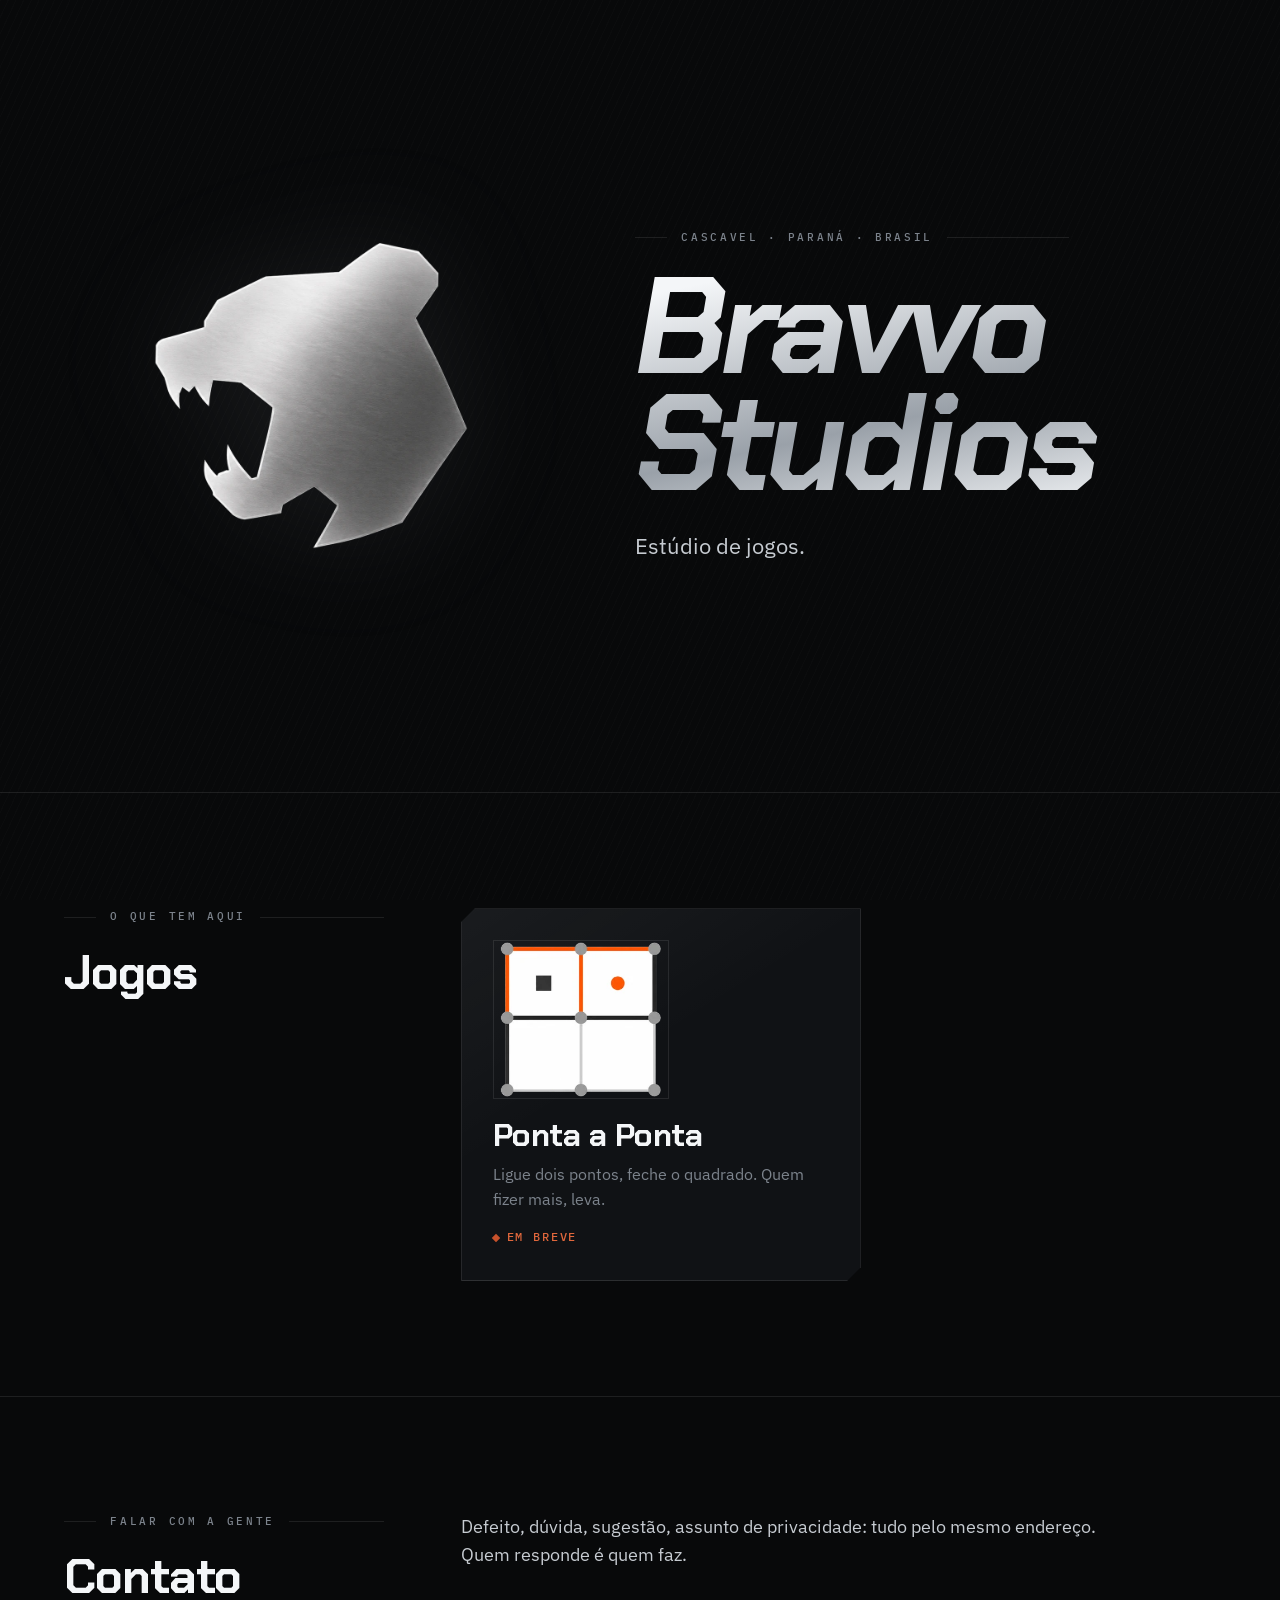
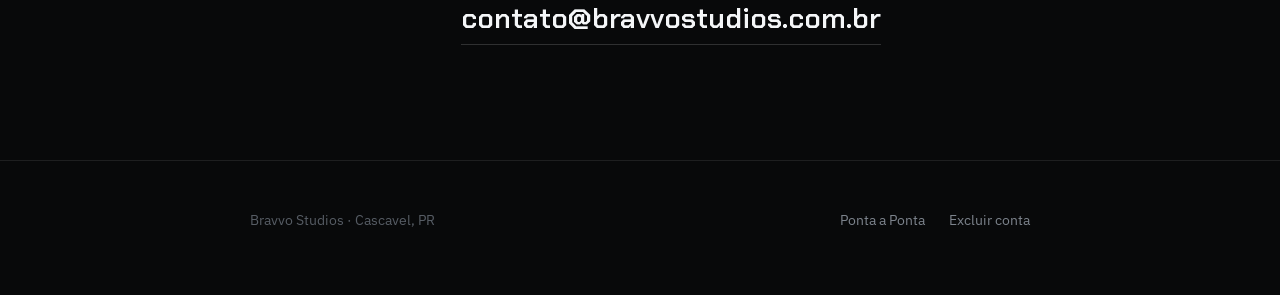
<file: index.html>
<!doctype html>
<html lang="pt-BR">
<head>
<meta charset="utf-8">
<meta name="viewport" content="width=device-width, initial-scale=1">
<title>Bravvo Studios</title>
<meta name="description" content="Estúdio de jogos em Cascavel, Paraná. Jogos de tabuleiro e quebra-cabeça para celular.">
<meta name="theme-color" content="#08090a">
<link rel="icon" href="assets/favicon.png" type="image/png">
<link rel="stylesheet" href="assets/bravvo.css">

<meta property="og:type" content="website">
<meta property="og:title" content="Bravvo Studios">
<meta property="og:description" content="Estúdio de jogos em Cascavel, Paraná.">
<meta property="og:image" content="assets/bravvo-fera.webp">

<link rel="canonical" href="https://bravvostudios.com.br/">
<meta property="og:url" content="https://bravvostudios.com.br/">
<meta property="og:site_name" content="Bravvo Studios">
<meta property="og:locale" content="pt_BR">
<meta name="twitter:card" content="summary_large_image">

<script type="application/ld+json">
{
  "@context": "https://schema.org",
  "@type": "Organization",
  "name": "Bravvo Studios",
  "url": "https://bravvostudios.com.br/",
  "logo": "https://bravvostudios.com.br/assets/bravvo-fera.webp",
  "email": "contato@bravvostudios.com.br",
  "description": "Estúdio de jogos de tabuleiro e quebra-cabeça para celular.",
  "address": {
    "@type": "PostalAddress",
    "addressLocality": "Cascavel",
    "addressRegion": "PR",
    "addressCountry": "BR"
  }
}
</script>
</head>
<body>

<main>

  <header class="faixa">
    <div class="capa">
      <img class="capa__fera"
           src="assets/bravvo-fera.webp"
           width="760" height="742"
           alt="A marca da Bravvo Studios: a cabeça de uma fera rugindo, recortada em chapa de metal facetada.">
      <div>
        <p class="etiqueta">Cascavel · Paraná · Brasil</p>
        <h1 class="capa__nome">Bravvo<br>Studios</h1>
        <p class="capa__linha">
          Estúdio de jogos.
        </p>
      </div>
    </div>
  </header>

  <section class="faixa secao" id="jogos">
    <div class="secao__grade">
      <div>
        <p class="etiqueta">O que tem aqui</p>
        <h2 class="secao__titulo">Jogos</h2>
      </div>

      <div class="jogos">
        <a class="plano plano--vivo jogo" href="pap/">
          <img class="jogo__marca"
               src="assets/pap-marca.webp"
               width="320" height="289"
               loading="lazy"
               alt="">
          <div>
            <p class="jogo__nome">Ponta a Ponta</p>
            <p class="jogo__resumo">
              Ligue dois pontos, feche o quadrado. Quem fizer mais, leva.              
            </p>
            <span class="jogo__estado">em breve</span>
          </div>
        </a>
      </div>
    </div>
  </section>

  <section class="faixa secao" id="contato">
    <div class="secao__grade">
      <div>
        <p class="etiqueta">Falar com a gente</p>
        <h2 class="secao__titulo">Contato</h2>
      </div>
      <div>
        <div class="prosa">
          <p>
            Defeito, dúvida, sugestão, assunto de privacidade: tudo pelo mesmo
            endereço. Quem responde é quem faz.
          </p>
        </div>
        <div class="contato">
          <a class="contato__email" href="mailto:contato@bravvostudios.com.br">contato@bravvostudios.com.br</a>
        </div>
      </div>
    </div>
  </section>

</main>

<footer class="faixa rodape">
  <span>Bravvo Studios · Cascavel, PR</span>
  <span class="rodape__links">
    <a href="pap/">Ponta a Ponta</a>
    <a href="pap/excluir-conta.html">Excluir conta</a>
  </span>
</footer>

</body>
</html>
</file>
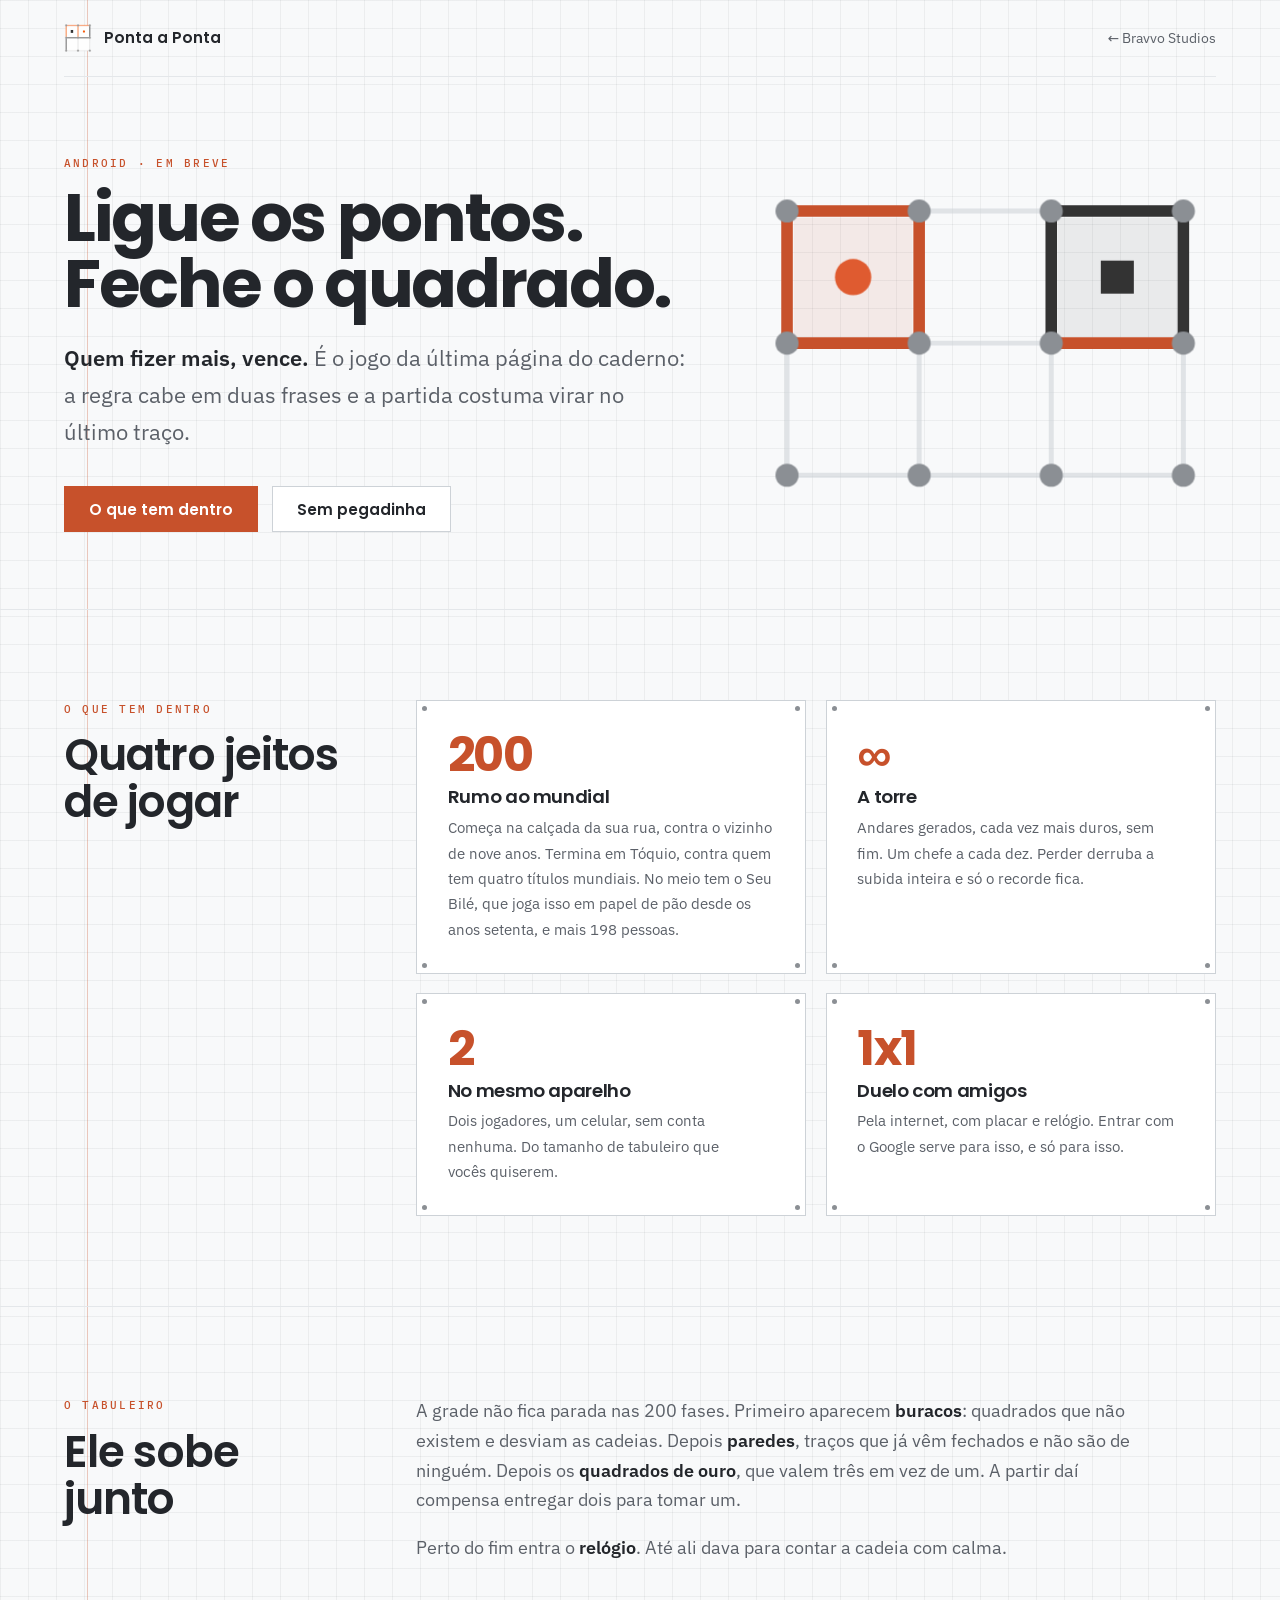
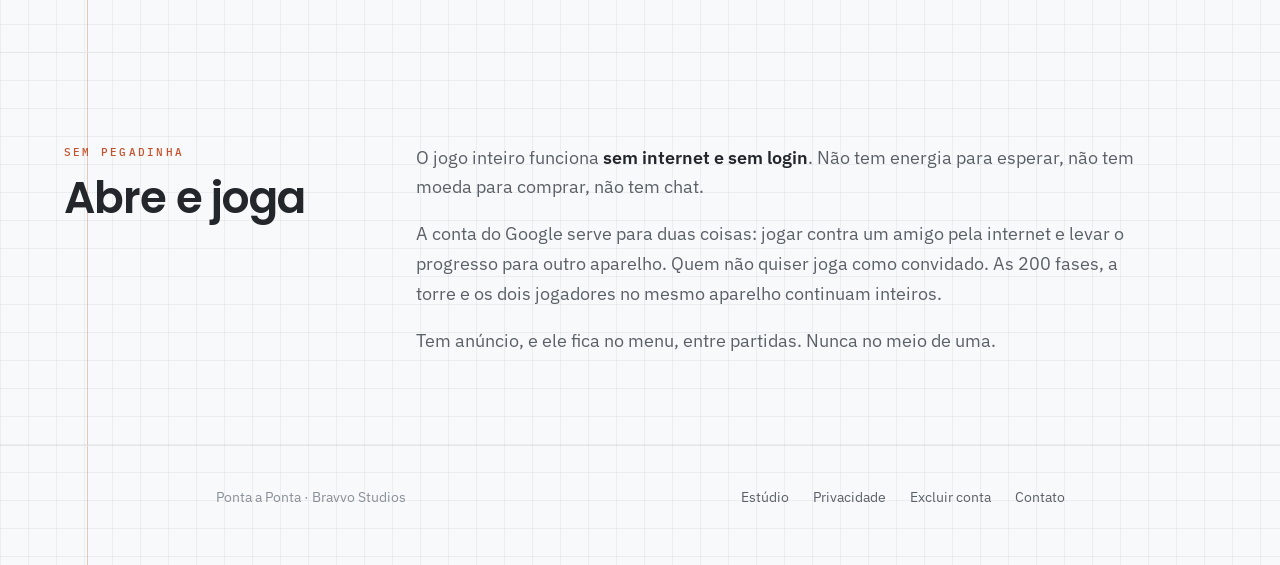
<file: pap/index.html>
<!doctype html>
<html lang="pt-BR">
<head>
<meta charset="utf-8">
<meta name="viewport" content="width=device-width, initial-scale=1">
<title>Ponta a Ponta: o jogo dos pontinhos</title>
<meta name="description" content="Ligue os pontos. Feche o quadrado. 200 fases, uma torre sem fim e duelo contra amigos. Funciona sem internet e sem login.">
<meta name="theme-color" content="#f8f9fa">
<link rel="icon" href="../assets/favicon.png" type="image/png">
<link rel="stylesheet" href="../assets/pap.css">

<meta property="og:type" content="website">
<meta property="og:title" content="Ponta a Ponta: o jogo dos pontinhos">
<meta property="og:description" content="200 fases, uma torre sem fim, e duelo contra amigos. Sem energia para esperar, sem moeda para comprar.">
<meta property="og:image" content="../assets/pap-marca.webp">

<link rel="canonical" href="https://bravvostudios.com.br/pap/">
<meta property="og:url" content="https://bravvostudios.com.br/pap/">
<meta property="og:site_name" content="Bravvo Studios">
<meta property="og:locale" content="pt_BR">
<meta name="twitter:card" content="summary_large_image">

<script type="application/ld+json">
{
  "@context": "https://schema.org",
  "@type": "VideoGame",
  "name": "Ponta a Ponta",
  "alternateName": ["PaP", "Jogo dos pontinhos", "Dots and Boxes"],
  "url": "https://bravvostudios.com.br/pap/",
  "image": "https://bravvostudios.com.br/assets/pap-marca.webp",
  "description": "O jogo dos pontinhos: ligue dois pontos, feche o quadrado, e quem fizer mais vence. 200 fases, uma torre sem fim e duelo contra amigos.",
  "inLanguage": ["pt-BR", "en", "es", "ru"],
  "genre": ["Quebra-cabeça", "Tabuleiro", "Estratégia"],
  "gamePlatform": "Android",
  "operatingSystem": "Android",
  "applicationCategory": "GameApplication",
  "playMode": ["SinglePlayer", "MultiPlayer"],
  "publisher": {
    "@type": "Organization",
    "name": "Bravvo Studios",
    "url": "https://bravvostudios.com.br/"
  }
}
</script>
</head>
<body>

<header class="faixa">
  <div class="topo">
    <a class="topo__marca" href="../">
      <img src="../assets/pap-marca.webp" width="320" height="289" alt="">
      Ponta a Ponta
    </a>
    <a class="topo__voltar" href="../">← Bravvo Studios</a>
  </div>
</header>

<main>

  <!--
    A capa é o próprio tabuleiro se desenhando: os traços entram um a um e dois
    quadrados fecham, um de cada jogador. É a coisa mais característica do mundo do
    jogo, e explica a regra sem uma linha de texto explicativo.
  -->
  <section class="faixa">
    <div class="capa">
      <div>
        <p class="etiqueta">Android · em breve</p>
        <h1 class="capa__titulo">Ligue os pontos.<br>Feche o quadrado.</h1>
        <p class="capa__regra">
          <strong>Quem fizer mais, vence.</strong>
          É o jogo da última página do caderno: a regra cabe em duas frases e a
          partida costuma virar no último traço.
        </p>
        <div class="capa__acoes">
          <a class="botao botao--principal" href="#modos">O que tem dentro</a>
          <a class="botao" href="#sem-pegadinha">Sem pegadinha</a>
        </div>
      </div>

      <svg class="tabuleiro" viewBox="20 20 280 200" role="img"
           aria-label="Um tabuleiro de pontinhos: traços ligando pontos e dois quadrados fechados, um laranja e um cinza.">
        <!-- as guias apagadas: as jogadas que ainda existem -->
        <g stroke="#cdd2d7" stroke-width="3" opacity="0.55">
          <path d="M40 40h80M120 40h80M200 40h80"/>
          <path d="M40 120h80M120 120h80M200 120h80"/>
          <path d="M40 200h80M120 200h80M200 200h80"/>
          <path d="M40 40v80M40 120v80M120 40v80M120 120v80"/>
          <path d="M200 40v80M200 120v80M280 40v80M280 120v80"/>
        </g>

        <!-- os traços do jogador um, em laranja -->
        <g stroke="#c7512b" stroke-width="7" fill="none">
          <path class="traco" style="animation-delay:.15s" d="M40 40h80"/>
          <path class="traco" style="animation-delay:.3s"  d="M40 40v80"/>
          <path class="traco" style="animation-delay:.45s" d="M40 120h80"/>
          <path class="traco" style="animation-delay:.6s"  d="M120 40v80"/>
          <path class="traco" style="animation-delay:1.5s" d="M200 120h80"/>
        </g>

        <!-- os traços do adversário, em grafite -->
        <g stroke="#333333" stroke-width="7" fill="none">
          <path class="traco" style="animation-delay:.9s"  d="M200 40h80"/>
          <path class="traco" style="animation-delay:1.05s" d="M200 40v80"/>
          <path class="traco" style="animation-delay:1.2s" d="M280 40v80"/>
        </g>

        <!-- os quadrados fechados, com a marca de cada jogador -->
        <g class="marca" style="animation-delay:.78s; transform-origin:80px 80px">
          <rect x="44" y="44" width="72" height="72" fill="#c7512b" opacity="0.09"/>
          <circle cx="80" cy="80" r="11" fill="#df5b30"/>
        </g>
        <g class="marca" style="animation-delay:1.68s; transform-origin:240px 80px">
          <rect x="204" y="44" width="72" height="72" fill="#333333" opacity="0.07"/>
          <rect x="230" y="70" width="20" height="20" fill="#333333"/>
        </g>

        <!-- os pontos por cima de tudo, como no jogo -->
        <g fill="#8b8f94">
          <circle cx="40" cy="40" r="7"/><circle cx="120" cy="40" r="7"/>
          <circle cx="200" cy="40" r="7"/><circle cx="280" cy="40" r="7"/>
          <circle cx="40" cy="120" r="7"/><circle cx="120" cy="120" r="7"/>
          <circle cx="200" cy="120" r="7"/><circle cx="280" cy="120" r="7"/>
          <circle cx="40" cy="200" r="7"/><circle cx="120" cy="200" r="7"/>
          <circle cx="200" cy="200" r="7"/><circle cx="280" cy="200" r="7"/>
        </g>
      </svg>
    </div>
  </section>

  <section class="faixa secao" id="modos">
    <div class="secao__grade">
      <div>
        <p class="etiqueta">O que tem dentro</p>
        <h2 class="secao__titulo">Quatro jeitos<br>de jogar</h2>
      </div>

      <div class="modos">
        <article class="caixa"><span class="cantos"></span>
          <span class="modo__numero">200</span>
          <h3 class="modo__nome">Rumo ao mundial</h3>
          <p class="modo__texto">
            Começa na calçada da sua rua, contra o vizinho de nove anos. Termina em
            Tóquio, contra quem tem quatro títulos mundiais. No meio tem o Seu Bilé,
            que joga isso em papel de pão desde os anos setenta, e mais 198 pessoas.
          </p>
        </article>

        <article class="caixa"><span class="cantos"></span>
          <span class="modo__numero">∞</span>
          <h3 class="modo__nome">A torre</h3>
          <p class="modo__texto">
            Andares gerados, cada vez mais duros, sem fim. Um chefe a cada dez.
            Perder derruba a subida inteira e só o recorde fica.
          </p>
        </article>

        <article class="caixa"><span class="cantos"></span>
          <span class="modo__numero">2</span>
          <h3 class="modo__nome">No mesmo aparelho</h3>
          <p class="modo__texto">
            Dois jogadores, um celular, sem conta nenhuma. Do tamanho de tabuleiro que
            vocês quiserem.
          </p>
        </article>

        <article class="caixa"><span class="cantos"></span>
          <span class="modo__numero">1x1</span>
          <h3 class="modo__nome">Duelo com amigos</h3>
          <p class="modo__texto">
            Pela internet, com placar e relógio. Entrar com o Google serve para isso, e
            só para isso.
          </p>
        </article>
      </div>
    </div>
  </section>

  <section class="faixa secao" id="tabuleiro">
    <div class="secao__grade">
      <div>
        <p class="etiqueta">O tabuleiro</p>
        <h2 class="secao__titulo">Ele sobe junto</h2>
      </div>
      <div class="prosa">
        <p>
          A grade não fica parada nas 200 fases. Primeiro aparecem
          <strong>buracos</strong>: quadrados que não existem e desviam as cadeias.
          Depois <strong>paredes</strong>, traços que já vêm fechados e não são de
          ninguém. Depois os <strong>quadrados de ouro</strong>, que valem três em vez
          de um. A partir daí compensa entregar dois para tomar um.
        </p>
        <p>
          Perto do fim entra o <strong>relógio</strong>. Até ali dava para contar a
          cadeia com calma.
        </p>
      </div>
    </div>
  </section>

  <section class="faixa secao" id="sem-pegadinha">
    <div class="secao__grade">
      <div>
        <p class="etiqueta">Sem pegadinha</p>
        <h2 class="secao__titulo">Abre e joga</h2>
      </div>
      <div class="prosa">
        <p>
          O jogo inteiro funciona <strong>sem internet e sem login</strong>. Não tem
          energia para esperar, não tem moeda para comprar, não tem chat.
        </p>
        <p>
          A conta do Google serve para duas coisas: jogar contra um amigo pela
          internet e levar o progresso para outro aparelho. Quem não quiser joga como
          convidado. As 200 fases, a torre e os dois jogadores no mesmo aparelho
          continuam inteiros.
        </p>
        <p>
          Tem anúncio, e ele fica no menu, entre partidas. Nunca no meio de uma.
        </p>
      </div>
    </div>
  </section>

</main>

<footer class="faixa rodape">
  <span>Ponta a Ponta · Bravvo Studios</span>
  <span class="rodape__links">
    <a href="../">Estúdio</a>
    <a href="politica-de-privacidade.html">Privacidade</a>
    <a href="excluir-conta.html">Excluir conta</a>
    <a href="mailto:contato@bravvostudios.com.br">Contato</a>
  </span>
</footer>

</body>
</html>
</file>
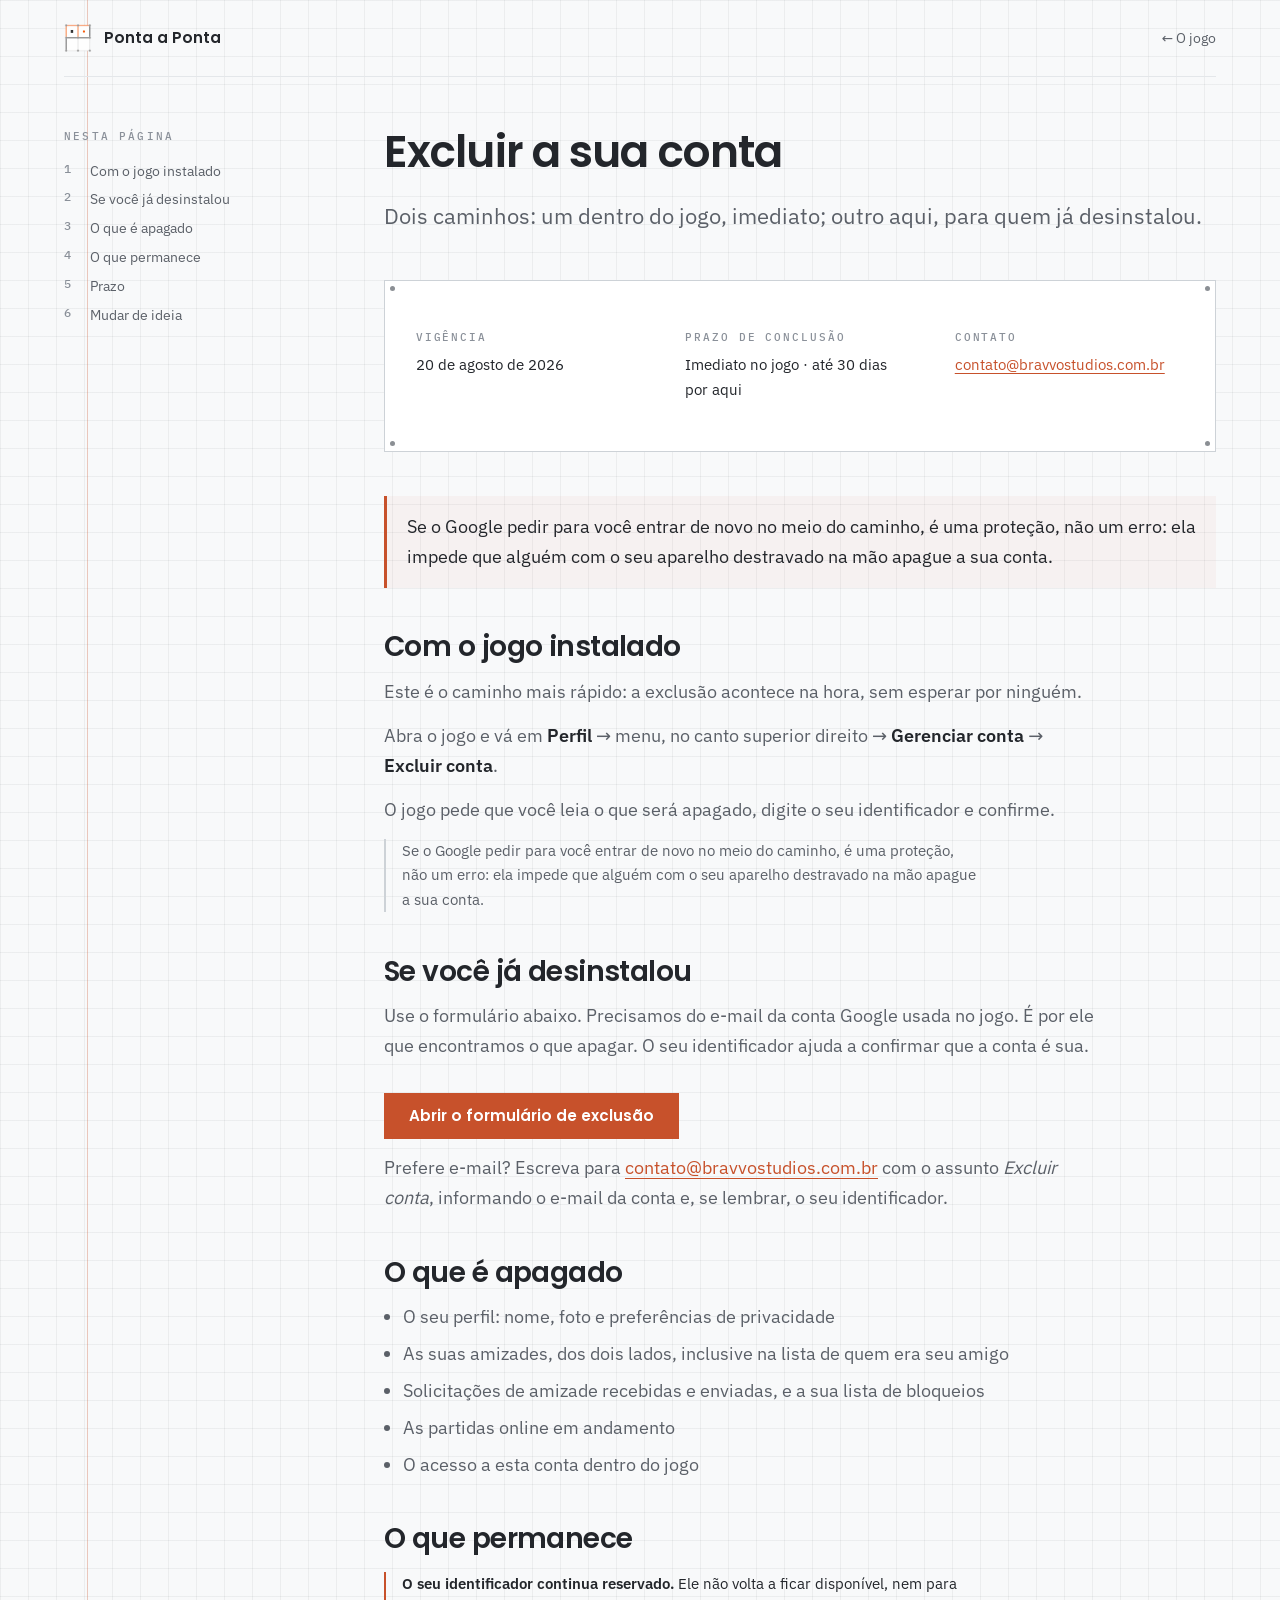
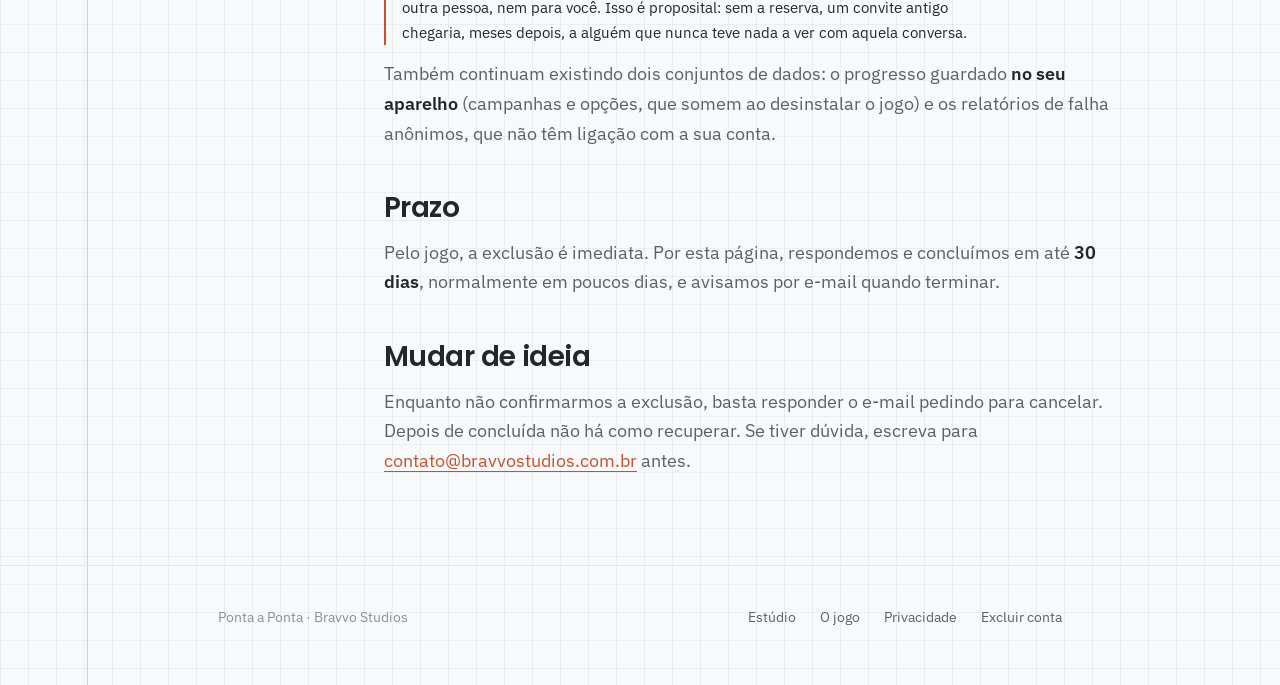
<file: pap/excluir-conta.html>
<!doctype html>
<html lang="pt-BR">
<head>
<meta charset="utf-8">
<meta name="viewport" content="width=device-width, initial-scale=1">
<title>Excluir conta: Ponta a Ponta</title>
<meta name="description" content="Como apagar a sua conta do Ponta a Ponta: dentro do jogo, ou pelo formulário se você já desinstalou.">
<meta name="theme-color" content="#f8f9fa">
<link rel="icon" href="../assets/favicon.png" type="image/png">
<link rel="stylesheet" href="../assets/pap.css">

<link rel="canonical" href="https://bravvostudios.com.br/pap/excluir-conta.html">
</head>
<body>

<header class="faixa">
  <div class="topo">
    <a class="topo__marca" href="index.html">
      <img src="../assets/pap-marca.webp" width="320" height="289" alt="">
      Ponta a Ponta
    </a>
    <a class="topo__voltar" href="index.html">← O jogo</a>
  </div>
</header>

<main class="faixa">
  <div class="doc">

    <!--
      O indice fica grudado na lateral em tela larga: e assim que se le um documento
      longo, e e o que da funcao a largura sem esticar a linha do texto.
    -->
    <nav class="indice" aria-label="Nesta página">
      <p class="indice__titulo">Nesta página</p>
      <ol>
        <li><a href="#no-jogo">Com o jogo instalado</a></li>
        <li><a href="#sem-o-jogo">Se você já desinstalou</a></li>
        <li><a href="#apagado">O que é apagado</a></li>
        <li><a href="#permanece">O que permanece</a></li>
        <li><a href="#prazo">Prazo</a></li>
        <li><a href="#desistir">Mudar de ideia</a></li>
      </ol>
    </nav>

    <div class="doc__corpo">
      <div>
        <h1 class="secao__titulo">Excluir a sua conta</h1>
        <p class="capa__regra">Dois caminhos: um dentro do jogo, imediato; outro aqui, para quem já desinstalou.</p>
      </div>

      <div class="caixa"><span class="cantos"></span>
        <dl class="ficha">
          <div>
                    <dt>Vigência</dt>
                    <dd>20 de agosto de 2026</dd>
                  </div>
                  <div>
                    <dt>Prazo de conclusão</dt>
                    <dd>Imediato no jogo · até 30 dias por aqui</dd>
                  </div>
                  <div>
                    <dt>Contato</dt>
                    <dd><a href="mailto:contato@bravvostudios.com.br">contato@bravvostudios.com.br</a></dd>
                  </div>
        </dl>
      </div>

      <div class="aviso">
        <p>Se o Google pedir para você entrar de novo no meio do caminho, é uma proteção,
          não um erro: ela impede que alguém com o seu aparelho destravado na mão apague a
          sua conta.</p>
      </div>

      <section id="no-jogo">
              <h2>Com o jogo instalado</h2>
              <p>
                Este é o caminho mais rápido: a exclusão acontece na hora, sem esperar por
                ninguém.
              </p>
              <p>
                Abra o jogo e vá em <strong>Perfil</strong> → menu, no canto superior direito →
                <strong>Gerenciar conta</strong> → <strong>Excluir conta</strong>.
              </p>
              <p>
                O jogo pede que você leia o que será apagado, digite o seu identificador e
                confirme.
              </p>
              <p class="nota">
                Se o Google pedir para você entrar de novo no meio do caminho, é uma proteção,
                não um erro: ela impede que alguém com o seu aparelho destravado na mão apague a
                sua conta.
              </p>
            </section>

      <section id="sem-o-jogo">
              <h2>Se você já desinstalou</h2>
              <p>
                Use o formulário abaixo. Precisamos do e-mail da conta Google usada no jogo. É
                por ele que encontramos o que apagar. O seu identificador ajuda a confirmar que
                a conta é sua.
              </p>
              <p>
                <a class="acao" href="pedir-exclusao.html">
                  Abrir o formulário de exclusão
                </a>
              </p>
              <p>
                Prefere e-mail? Escreva para
                <a href="mailto:contato@bravvostudios.com.br?subject=Excluir%20conta%20-%20Ponta%20a%20Ponta">contato@bravvostudios.com.br</a>
                com o assunto <em>Excluir conta</em>, informando o e-mail da conta e, se
                lembrar, o seu identificador.
              </p>
            </section>

      <section id="apagado">
              <h2>O que é apagado</h2>
              <ul>
                <li>O seu perfil: nome, foto e preferências de privacidade</li>
                <li>As suas amizades, dos dois lados, inclusive na lista de quem era seu amigo</li>
                <li>Solicitações de amizade recebidas e enviadas, e a sua lista de bloqueios</li>
                <li>As partidas online em andamento</li>
                <li>O acesso a esta conta dentro do jogo</li>
              </ul>
            </section>

      <section id="permanece">
              <h2>O que permanece</h2>
              <p class="nota atencao">
                <strong>O seu identificador continua reservado.</strong> Ele não volta a ficar
                disponível, nem para outra pessoa, nem para você. Isso é proposital: sem a
                reserva, um convite antigo chegaria, meses depois, a alguém que nunca teve nada
                a ver com aquela conversa.
              </p>
              <p>
                Também continuam existindo dois conjuntos de dados: o progresso guardado
                <strong>no seu aparelho</strong> (campanhas e opções, que somem ao desinstalar
                o jogo) e os relatórios de falha anônimos, que não têm ligação com a sua
                conta.
              </p>
            </section>

      <section id="prazo">
              <h2>Prazo</h2>
              <p>
                Pelo jogo, a exclusão é imediata. Por esta página, respondemos e concluímos em
                até <strong>30 dias</strong>, normalmente em poucos dias, e avisamos por e-mail
                quando terminar.
              </p>
            </section>

      <section id="desistir">
              <h2>Mudar de ideia</h2>
              <p>
                Enquanto não confirmarmos a exclusão, basta responder o e-mail pedindo para
                cancelar. Depois de concluída não há como recuperar. Se tiver dúvida, escreva
                para <a href="mailto:contato@bravvostudios.com.br">contato@bravvostudios.com.br</a> antes.
              </p>
            </section>
    </div>
  </div>
</main>

<footer class="faixa rodape">
  <span>Ponta a Ponta · Bravvo Studios</span>
  <span class="rodape__links">
    <a href="../">Estúdio</a>
    <a href="index.html">O jogo</a>
    <a href="politica-de-privacidade.html">Privacidade</a>
    <a href="excluir-conta.html">Excluir conta</a>
  </span>
</footer>

</body>
</html>
</file>
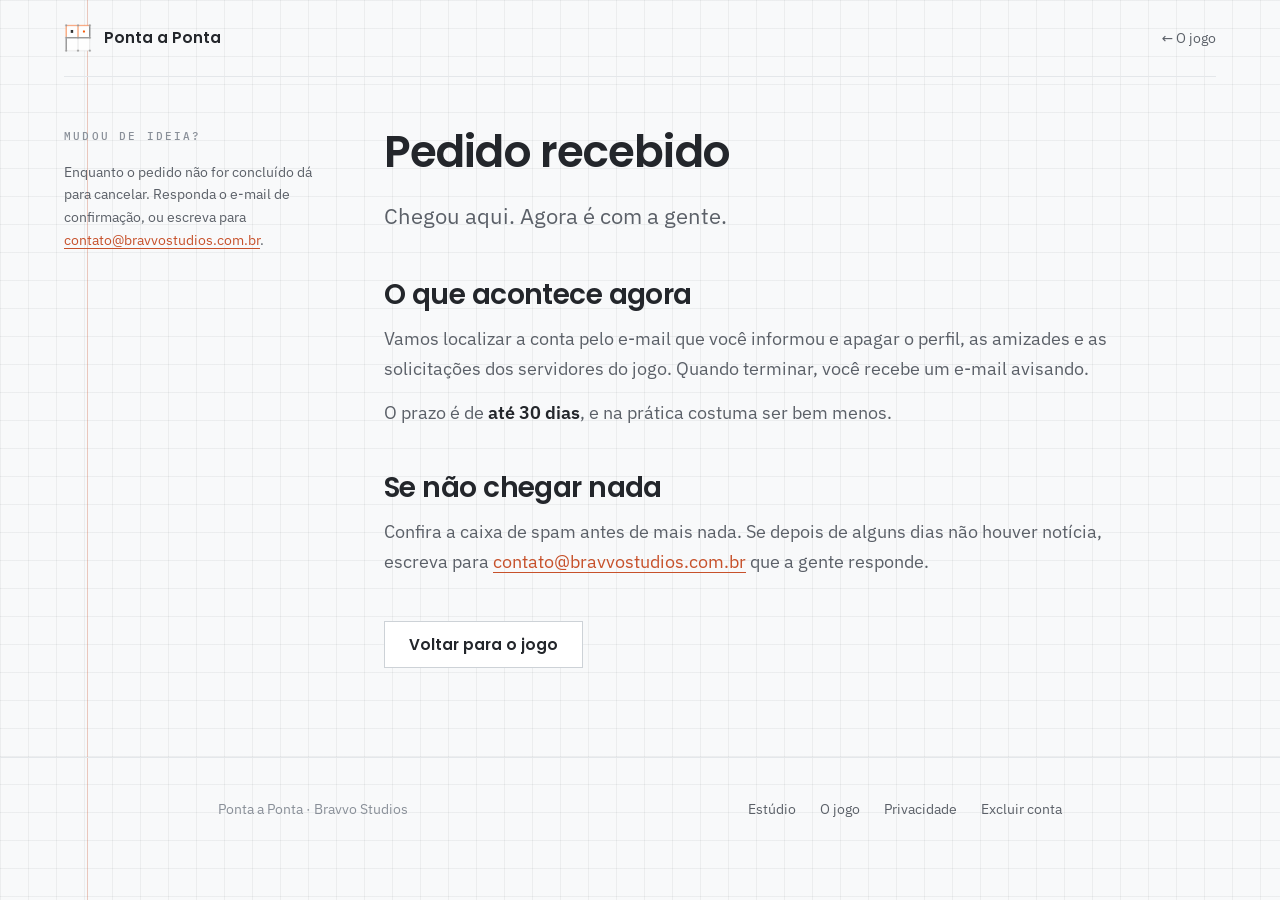
<file: pap/pedido-recebido.html>
<!doctype html>
<html lang="pt-BR">
<head>
<meta charset="utf-8">
<meta name="viewport" content="width=device-width, initial-scale=1">
<title>Pedido recebido: Ponta a Ponta</title>
<meta name="description" content="Confirmação de que o pedido de exclusão da conta do Ponta a Ponta foi recebido.">
<meta name="theme-color" content="#f8f9fa">
<meta name="robots" content="noindex">
<link rel="icon" href="../assets/favicon.png" type="image/png">
<link rel="stylesheet" href="../assets/pap.css">
</head>
<body>

<header class="faixa">
  <div class="topo">
    <a class="topo__marca" href="index.html">
      <img src="../assets/pap-marca.webp" width="320" height="289" alt="">
      Ponta a Ponta
    </a>
    <a class="topo__voltar" href="index.html">← O jogo</a>
  </div>
</header>

<main class="faixa">
  <div class="doc">

    <div class="indice">
      <p class="indice__titulo">Mudou de ideia?</p>
      <p class="campo__dica">
        Enquanto o pedido não for concluído dá para cancelar. Responda o e-mail de
        confirmação, ou escreva para
        <a href="mailto:contato@bravvostudios.com.br">contato@bravvostudios.com.br</a>.
      </p>
    </div>

    <div class="doc__corpo">
      <div>
        <h1 class="secao__titulo">Pedido recebido</h1>
        <p class="capa__regra">
          Chegou aqui. Agora é com a gente.
        </p>
      </div>

      <section>
        <h2>O que acontece agora</h2>
        <p>
          Vamos localizar a conta pelo e-mail que você informou e apagar o perfil, as
          amizades e as solicitações dos servidores do jogo. Quando terminar, você
          recebe um e-mail avisando.
        </p>
        <p>
          O prazo é de <strong>até 30 dias</strong>, e na prática costuma ser bem menos.
        </p>
      </section>

      <section>
        <h2>Se não chegar nada</h2>
        <p>
          Confira a caixa de spam antes de mais nada. Se depois de alguns dias não
          houver notícia, escreva para
          <a href="mailto:contato@bravvostudios.com.br?subject=Excluir%20conta%20-%20Ponta%20a%20Ponta">contato@bravvostudios.com.br</a>
          que a gente responde.
        </p>
      </section>

      <div>
        <a class="botao" href="index.html">Voltar para o jogo</a>
      </div>
    </div>
  </div>
</main>

<footer class="faixa rodape">
  <span>Ponta a Ponta · Bravvo Studios</span>
  <span class="rodape__links">
    <a href="../">Estúdio</a>
    <a href="index.html">O jogo</a>
    <a href="politica-de-privacidade.html">Privacidade</a>
    <a href="excluir-conta.html">Excluir conta</a>
  </span>
</footer>

</body>
</html>
</file>
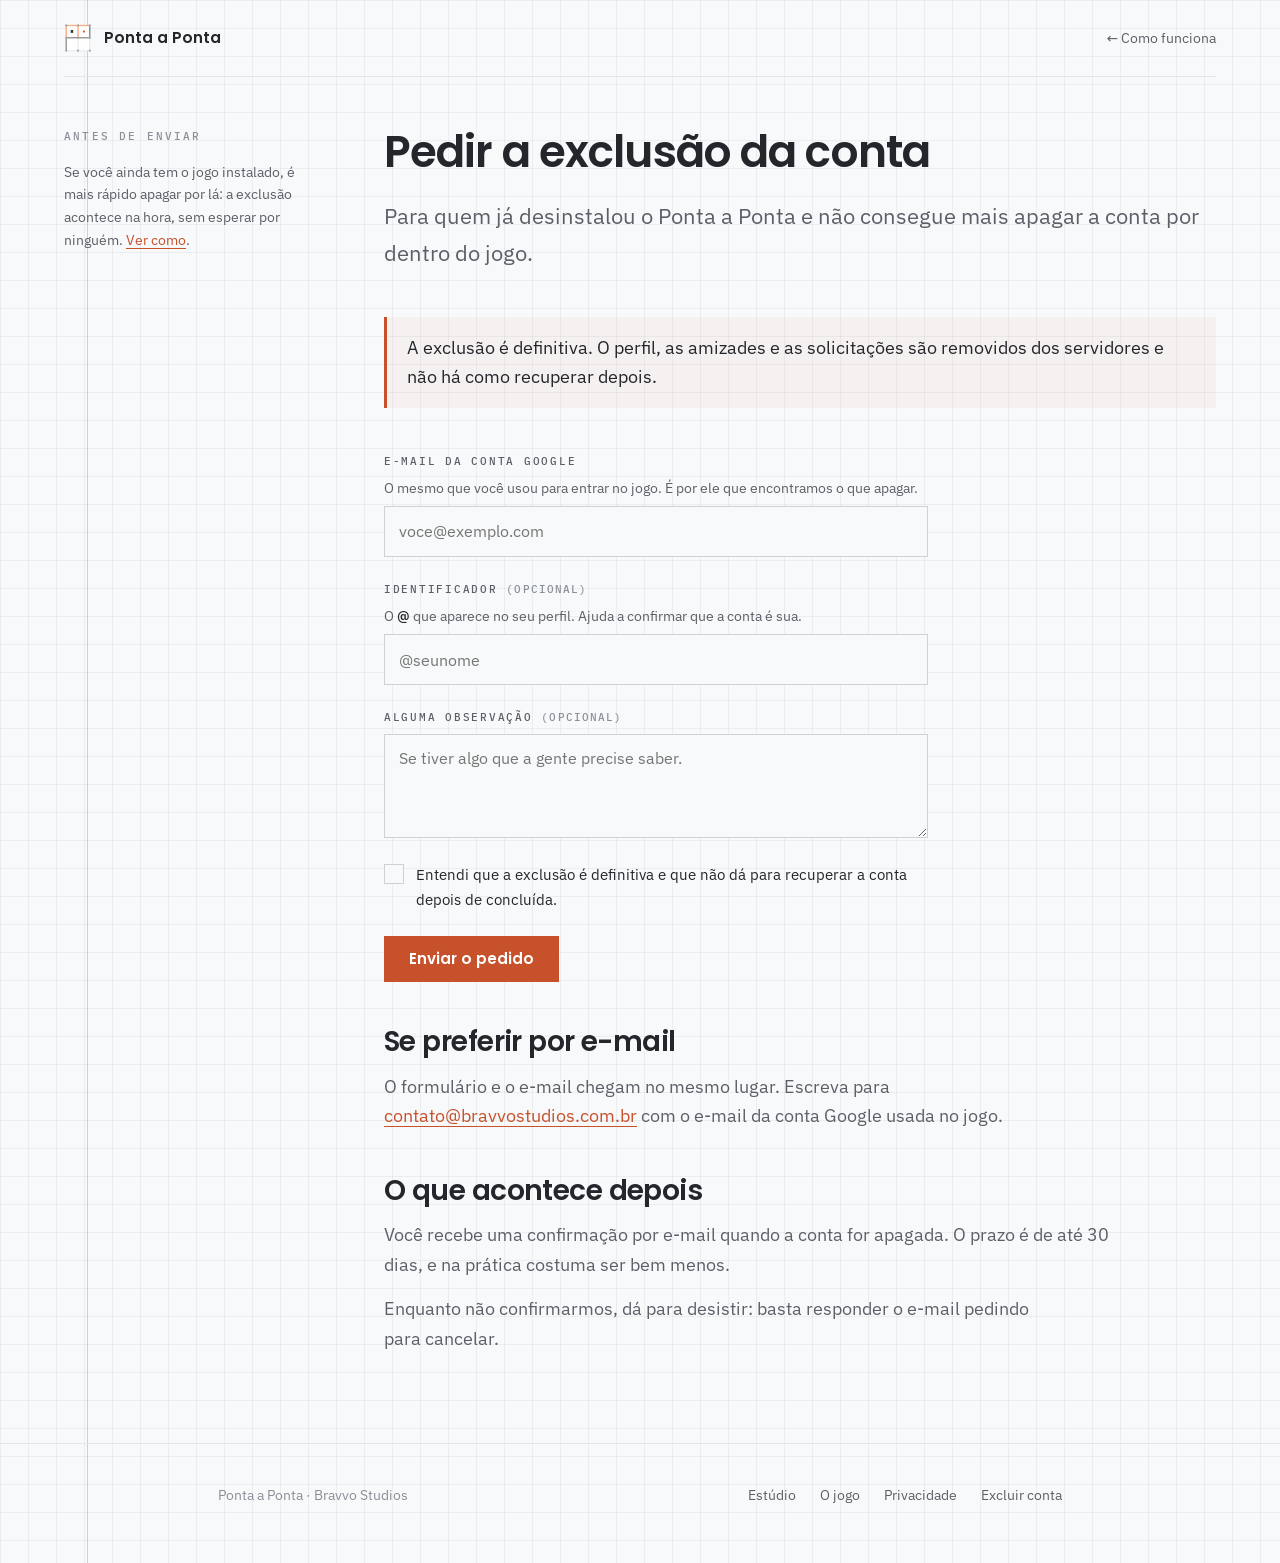
<file: pap/pedir-exclusao.html>
<!doctype html>
<html lang="pt-BR">
<head>
<meta charset="utf-8">
<meta name="viewport" content="width=device-width, initial-scale=1">
<title>Pedir a exclusão da conta: Ponta a Ponta</title>
<meta name="description" content="Formulário para pedir a exclusão da sua conta do Ponta a Ponta, para quem já desinstalou o jogo.">
<meta name="theme-color" content="#f8f9fa">
<meta name="robots" content="noindex">
<link rel="canonical" href="https://bravvostudios.com.br/pap/pedir-exclusao.html">
<link rel="icon" href="../assets/favicon.png" type="image/png">
<link rel="stylesheet" href="../assets/pap.css">
</head>
<body>

<header class="faixa">
  <div class="topo">
    <a class="topo__marca" href="index.html">
      <img src="../assets/pap-marca.webp" width="320" height="289" alt="">
      Ponta a Ponta
    </a>
    <a class="topo__voltar" href="excluir-conta.html">← Como funciona</a>
  </div>
</header>

<main class="faixa">
  <div class="doc">

    <div class="indice">
      <p class="indice__titulo">Antes de enviar</p>
      <p class="campo__dica">
        Se você ainda tem o jogo instalado, é mais rápido apagar por lá: a exclusão
        acontece na hora, sem esperar por ninguém.
        <a href="excluir-conta.html#no-jogo">Ver como</a>.
      </p>
    </div>

    <div class="doc__corpo">
      <div>
        <h1 class="secao__titulo">Pedir a exclusão da conta</h1>
        <p class="capa__regra">
          Para quem já desinstalou o Ponta a Ponta e não consegue mais apagar a conta
          por dentro do jogo.
        </p>
      </div>

      <div class="aviso">
        <p>
          A exclusão é definitiva. O perfil, as amizades e as solicitações são
          removidos dos servidores e não há como recuperar depois.
        </p>
      </div>

      <!--
        O formulário posta direto, sem JavaScript: um campo de e-mail e um botão são
        HTML desde 1995, e uma página que o Google Play vai revisar não deveria depender
        de script para funcionar.

        `_next` devolve a pessoa para uma página deste mesmo domínio. Sem ele, o serviço
        mostra a própria tela de sucesso, com a marca dele, no meio do fluxo.
      -->
      <form class="formulario"
            action="https://api.web3forms.com/submit"
            method="POST">

        <!-- TROCAR: a chave de acesso do Web3Forms, que chega por e-mail em web3forms.com -->
        <input type="hidden" name="access_key" value="eb4ef2a3-d7b2-4466-b955-41a709b73b66">
        <input type="hidden" name="subject" value="Ponta a Ponta: pedido de exclusão de conta">
        <input type="hidden" name="from_name" value="Site do Ponta a Ponta">
        <!--
          `redirect`, e nao `_next`.

          `_next` e a convencao do FormSubmit e do Netlify; o Web3Forms nao a conhece,
          entao ele tratava a linha como **um campo qualquer do formulario**. O efeito
          era duplo e silencioso: quem enviava caia na pagina de sucesso do proprio
          Web3Forms em vez da nossa, e o e-mail chegava com uma linha "next" seguida da
          URL, no meio dos dados do pedido.
        -->
        <input type="hidden" name="redirect" value="https://bravvostudios.com.br/pap/pedido-recebido.html">

        <!--
          Os `name` dos campos abaixo são o que vira **rótulo no e-mail**: o Web3Forms
          manda a mensagem com o nome do campo, e não com o <label> que a página mostra.
          Por isso eles são escritos como se lêem, com acento e maiúscula.

          O `email` continua sendo `email`: o serviço usa justamente esse nome para pôr
          o responder-para na mensagem, e renomeá-lo tiraria a resposta direta a quem
          fez o pedido.
        -->

        <!-- A armadilha: robô preenche, gente não vê. O serviço descarta o envio. -->
        <div class="armadilha" aria-hidden="true">
          <label>Deixe em branco<input type="text" name="botcheck" tabindex="-1" autocomplete="off"></label>
        </div>

        <div class="campo">
          <label class="campo__rotulo" for="email">E-mail da conta Google</label>
          <p class="campo__dica">
            O mesmo que você usou para entrar no jogo. É por ele que encontramos o que
            apagar.
          </p>
          <input type="email" id="email" name="email" required autocomplete="email"
                 placeholder="voce@exemplo.com">
        </div>

        <div class="campo">
          <label class="campo__rotulo" for="handle">
            Identificador <span>(opcional)</span>
          </label>
          <p class="campo__dica">
            O <strong>@</strong> que aparece no seu perfil. Ajuda a confirmar que a
            conta é sua.
          </p>
          <input type="text" id="handle" name="Identificador (@)" autocomplete="off"
                 placeholder="@seunome">
        </div>

        <div class="campo">
          <label class="campo__rotulo" for="obs">
            Alguma observação <span>(opcional)</span>
          </label>
          <textarea id="obs" name="Observação"
                    placeholder="Se tiver algo que a gente precise saber."></textarea>
        </div>

        <label class="confirma">
          <input type="checkbox" name="Confirmou que é definitivo" value="sim" required>
          <span>
            Entendi que a exclusão é definitiva e que não dá para recuperar a conta
            depois de concluída.
          </span>
        </label>

        <button class="botao botao--principal" type="submit">Enviar o pedido</button>
      </form>

      <section>
        <h2>Se preferir por e-mail</h2>
        <p>
          O formulário e o e-mail chegam no mesmo lugar. Escreva para
          <a href="mailto:contato@bravvostudios.com.br?subject=Excluir%20conta%20-%20Ponta%20a%20Ponta">contato@bravvostudios.com.br</a>
          com o e-mail da conta Google usada no jogo.
        </p>
      </section>

      <section>
        <h2>O que acontece depois</h2>
        <p>
          Você recebe uma confirmação por e-mail quando a conta for apagada. O prazo é
          de até 30 dias, e na prática costuma ser bem menos.
        </p>
        <p>
          Enquanto não confirmarmos, dá para desistir: basta responder o e-mail pedindo
          para cancelar.
        </p>
      </section>
    </div>
  </div>
</main>

<footer class="faixa rodape">
  <span>Ponta a Ponta · Bravvo Studios</span>
  <span class="rodape__links">
    <a href="../">Estúdio</a>
    <a href="index.html">O jogo</a>
    <a href="politica-de-privacidade.html">Privacidade</a>
    <a href="excluir-conta.html">Excluir conta</a>
  </span>
</footer>

</body>
</html>
</file>
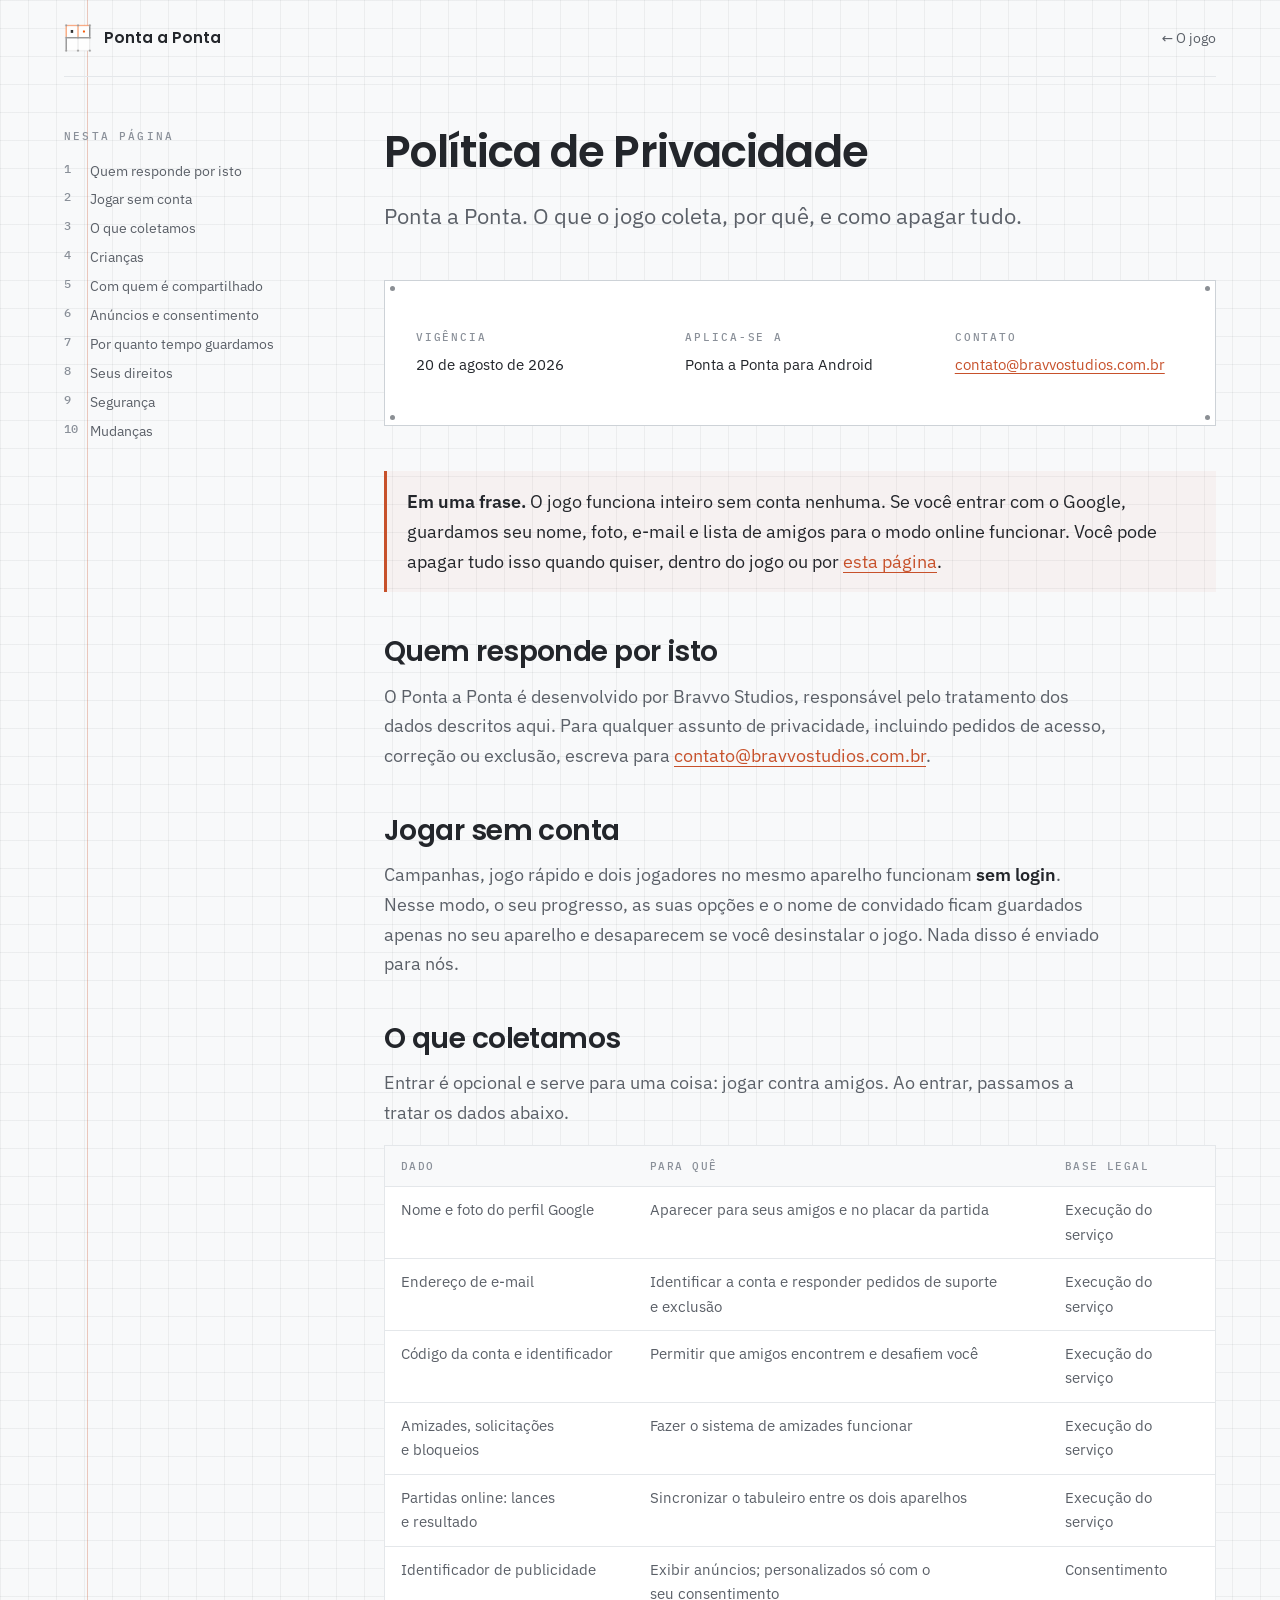
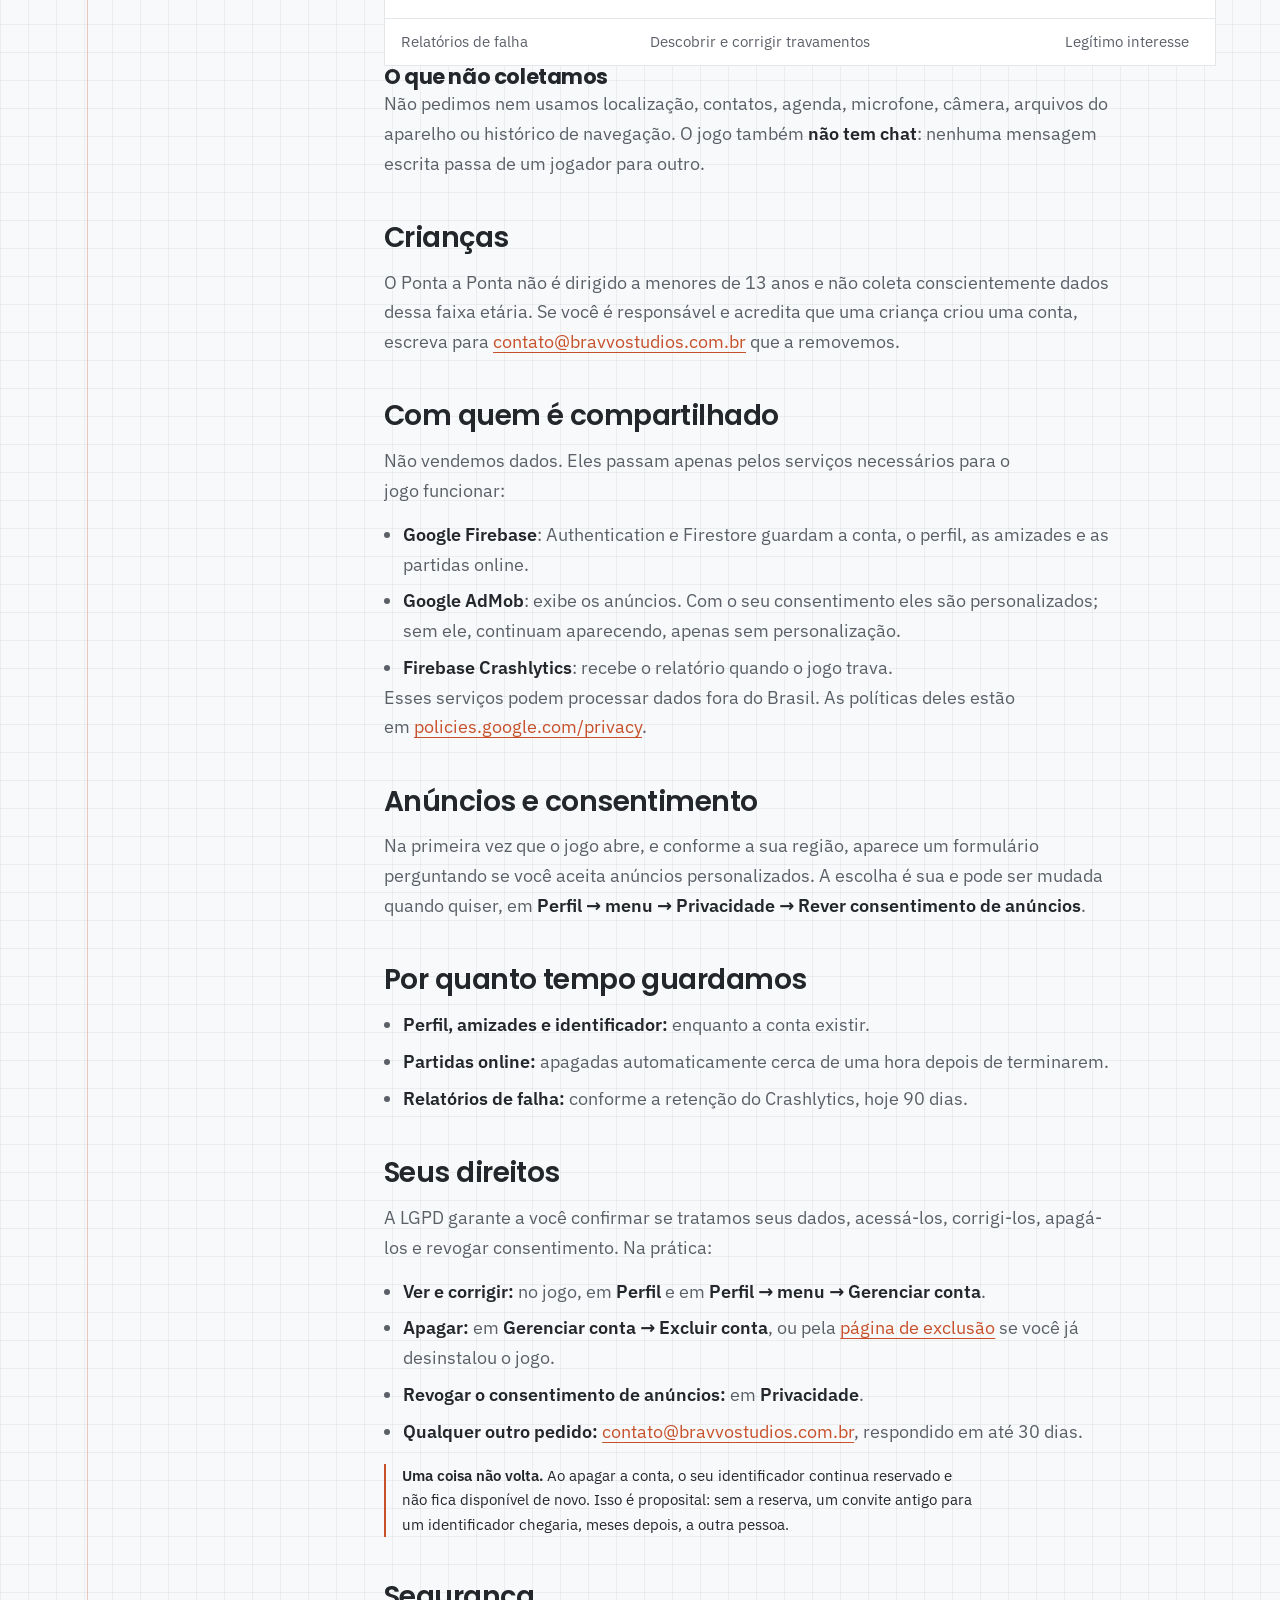
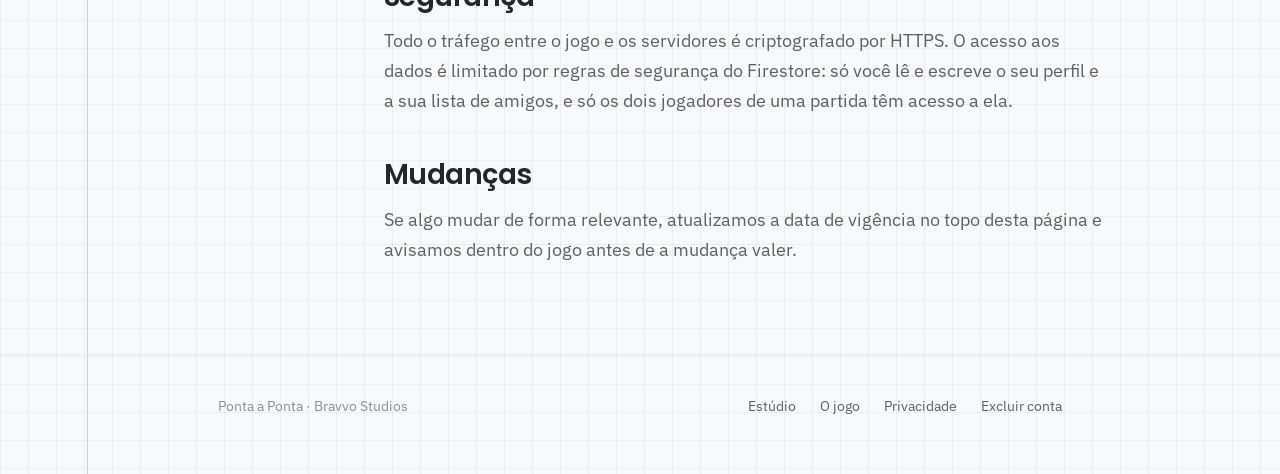
<file: pap/politica-de-privacidade.html>
<!doctype html>
<html lang="pt-BR">
<head>
<meta charset="utf-8">
<meta name="viewport" content="width=device-width, initial-scale=1">
<title>Política de Privacidade: Ponta a Ponta</title>
<meta name="description" content="Que dados o Ponta a Ponta coleta, com quem compartilha, por quanto tempo guarda e como pedir a exclusão.">
<meta name="theme-color" content="#f8f9fa">
<link rel="icon" href="../assets/favicon.png" type="image/png">
<link rel="stylesheet" href="../assets/pap.css">

<link rel="canonical" href="https://bravvostudios.com.br/pap/politica-de-privacidade.html">
</head>
<body>

<header class="faixa">
  <div class="topo">
    <a class="topo__marca" href="index.html">
      <img src="../assets/pap-marca.webp" width="320" height="289" alt="">
      Ponta a Ponta
    </a>
    <a class="topo__voltar" href="index.html">← O jogo</a>
  </div>
</header>

<main class="faixa">
  <div class="doc">

    <!--
      O indice fica grudado na lateral em tela larga: e assim que se le um documento
      longo, e e o que da funcao a largura sem esticar a linha do texto.
    -->
    <nav class="indice" aria-label="Nesta página">
      <p class="indice__titulo">Nesta página</p>
      <ol>
        <li><a href="#responsavel">Quem responde por isto</a></li>
        <li><a href="#sem-conta">Jogar sem conta</a></li>
        <li><a href="#dados">O que coletamos</a></li>
        <li><a href="#criancas">Crianças</a></li>
        <li><a href="#terceiros">Com quem é compartilhado</a></li>
        <li><a href="#anuncios">Anúncios e consentimento</a></li>
        <li><a href="#retencao">Por quanto tempo guardamos</a></li>
        <li><a href="#direitos">Seus direitos</a></li>
        <li><a href="#seguranca">Segurança</a></li>
        <li><a href="#mudancas">Mudanças</a></li>
      </ol>
    </nav>

    <div class="doc__corpo">
      <div>
        <h1 class="secao__titulo">Política de Privacidade</h1>
        <p class="capa__regra">Ponta a Ponta. O que o jogo coleta, por quê, e como apagar tudo.</p>
      </div>

      <div class="caixa"><span class="cantos"></span>
        <dl class="ficha">
          <div>
                    <dt>Vigência</dt>
                    <dd>20 de agosto de 2026</dd>
                  </div>
                  <div>
                    <dt>Aplica-se a</dt>
                    <dd>Ponta a Ponta para Android</dd>
                  </div>
                  <div>
                    <dt>Contato</dt>
                    <dd><a href="mailto:contato@bravvostudios.com.br">contato@bravvostudios.com.br</a></dd>
                  </div>
        </dl>
      </div>

      <div class="aviso">
        <p><strong>Em uma frase.</strong> O jogo funciona inteiro sem conta nenhuma. Se você
        entrar com o Google, guardamos seu nome, foto, e-mail e lista de amigos para o
        modo online funcionar. Você pode apagar tudo isso quando quiser, dentro do jogo
        ou por <a href="excluir-conta.html">esta página</a>.</p>
      </div>

      <section id="responsavel">
              <h2>Quem responde por isto</h2>
              <p>
                O Ponta a Ponta é desenvolvido por Bravvo Studios, responsável
                pelo tratamento dos dados descritos aqui. Para qualquer assunto de privacidade,
                incluindo pedidos de acesso, correção ou exclusão, escreva para
                <a href="mailto:contato@bravvostudios.com.br">contato@bravvostudios.com.br</a>.
              </p>
            </section>

      <section id="sem-conta">
              <h2>Jogar sem conta</h2>
              <p>
                Campanhas, jogo rápido e dois jogadores no mesmo aparelho funcionam
                <strong>sem login</strong>. Nesse modo, o seu progresso, as suas opções e o nome
                de convidado ficam guardados apenas no seu aparelho e desaparecem se você
                desinstalar o jogo. Nada disso é enviado para nós.
              </p>
            </section>

      <section id="dados">
              <h2>O que coletamos</h2>
              <p>
                Entrar é opcional e serve para uma coisa: jogar contra amigos. Ao entrar,
                passamos a tratar os dados abaixo.
              </p>

              <div class="rolagem">
                <table>
                  <thead>
                    <tr><th>Dado</th><th>Para quê</th><th>Base legal</th></tr>
                  </thead>
                  <tbody>
                    <tr>
                      <td>Nome e foto do perfil Google</td>
                      <td>Aparecer para seus amigos e no placar da partida</td>
                      <td>Execução do serviço</td>
                    </tr>
                    <tr>
                      <td>Endereço de e-mail</td>
                      <td>Identificar a conta e responder pedidos de suporte e exclusão</td>
                      <td>Execução do serviço</td>
                    </tr>
                    <tr>
                      <td>Código da conta e identificador</td>
                      <td>Permitir que amigos encontrem e desafiem você</td>
                      <td>Execução do serviço</td>
                    </tr>
                    <tr>
                      <td>Amizades, solicitações e bloqueios</td>
                      <td>Fazer o sistema de amizades funcionar</td>
                      <td>Execução do serviço</td>
                    </tr>
                    <tr>
                      <td>Partidas online: lances e resultado</td>
                      <td>Sincronizar o tabuleiro entre os dois aparelhos</td>
                      <td>Execução do serviço</td>
                    </tr>
                    <tr>
                      <td>Identificador de publicidade</td>
                      <td>Exibir anúncios; personalizados só com o seu consentimento</td>
                      <td>Consentimento</td>
                    </tr>
                    <tr>
                      <td>Relatórios de falha</td>
                      <td>Descobrir e corrigir travamentos</td>
                      <td>Legítimo interesse</td>
                    </tr>
                  </tbody>
                </table>
              </div>

              <h3>O que não coletamos</h3>
              <p>
                Não pedimos nem usamos localização, contatos, agenda, microfone, câmera,
                arquivos do aparelho ou histórico de navegação. O jogo também
                <strong>não tem chat</strong>: nenhuma mensagem escrita passa de um jogador para
                outro.
              </p>
            </section>

      <section id="criancas">
              <h2>Crianças</h2>
              <p>
                O Ponta a Ponta não é dirigido a menores de 13 anos e não coleta conscientemente
                dados dessa faixa etária. Se você é responsável e acredita que uma criança criou
                uma conta, escreva para <a href="mailto:contato@bravvostudios.com.br">contato@bravvostudios.com.br</a> que a
                removemos.
              </p>
            </section>

      <section id="terceiros">
              <h2>Com quem é compartilhado</h2>
              <p>
                Não vendemos dados. Eles passam apenas pelos serviços necessários para o jogo
                funcionar:
              </p>
              <ul>
                <li>
                  <strong>Google Firebase</strong>: Authentication e Firestore guardam a conta,
                  o perfil, as amizades e as partidas online.
                </li>
                <li>
                  <strong>Google AdMob</strong>: exibe os anúncios. Com o seu consentimento
                  eles são personalizados; sem ele, continuam aparecendo, apenas sem
                  personalização.
                </li>
                <li>
                  <strong>Firebase Crashlytics</strong>: recebe o relatório quando o jogo
                  trava.
                </li>
              </ul>
              <p>
                Esses serviços podem processar dados fora do Brasil. As políticas deles estão em
                <a href="https://policies.google.com/privacy" rel="noopener">policies.google.com/privacy</a>.
              </p>
            </section>

      <section id="anuncios">
              <h2>Anúncios e consentimento</h2>
              <p>
                Na primeira vez que o jogo abre, e conforme a sua região, aparece um formulário
                perguntando se você aceita anúncios personalizados. A escolha é sua e pode ser
                mudada quando quiser, em <strong>Perfil → menu → Privacidade → Rever
                consentimento de anúncios</strong>.
              </p>
            </section>

      <section id="retencao">
              <h2>Por quanto tempo guardamos</h2>
              <ul>
                <li><strong>Perfil, amizades e identificador:</strong> enquanto a conta existir.</li>
                <li>
                  <strong>Partidas online:</strong> apagadas automaticamente cerca de uma hora
                  depois de terminarem.
                </li>
                <li>
                  <strong>Relatórios de falha:</strong> conforme a retenção do Crashlytics, hoje
                  90 dias.
                </li>
              </ul>
            </section>

      <section id="direitos">
              <h2>Seus direitos</h2>
              <p>
                A LGPD garante a você confirmar se tratamos seus dados, acessá-los, corrigi-los,
                apagá-los e revogar consentimento. Na prática:
              </p>
              <ul>
                <li>
                  <strong>Ver e corrigir:</strong> no jogo, em <strong>Perfil</strong> e em
                  <strong>Perfil → menu → Gerenciar conta</strong>.
                </li>
                <li>
                  <strong>Apagar:</strong> em <strong>Gerenciar conta → Excluir conta</strong>,
                  ou pela <a href="excluir-conta.html">página de exclusão</a> se você já
                  desinstalou o jogo.
                </li>
                <li>
                  <strong>Revogar o consentimento de anúncios:</strong> em
                  <strong>Privacidade</strong>.
                </li>
                <li>
                  <strong>Qualquer outro pedido:</strong>
                  <a href="mailto:contato@bravvostudios.com.br">contato@bravvostudios.com.br</a>, respondido em até 30 dias.
                </li>
              </ul>

              <p class="nota atencao">
                <strong>Uma coisa não volta.</strong> Ao apagar a conta, o seu identificador
                continua reservado e não fica disponível de novo. Isso é proposital: sem a
                reserva, um convite antigo para um identificador chegaria, meses depois, a outra
                pessoa.
              </p>
            </section>

      <section id="seguranca">
              <h2>Segurança</h2>
              <p>
                Todo o tráfego entre o jogo e os servidores é criptografado por HTTPS. O acesso
                aos dados é limitado por regras de segurança do Firestore: só você lê e escreve
                o seu perfil e a sua lista de amigos, e só os dois jogadores de uma partida têm
                acesso a ela.
              </p>
            </section>

      <section id="mudancas">
              <h2>Mudanças</h2>
              <p>
                Se algo mudar de forma relevante, atualizamos a data de vigência no topo desta
                página e avisamos dentro do jogo antes de a mudança valer.
              </p>
            </section>
    </div>
  </div>
</main>

<footer class="faixa rodape">
  <span>Ponta a Ponta · Bravvo Studios</span>
  <span class="rodape__links">
    <a href="../">Estúdio</a>
    <a href="index.html">O jogo</a>
    <a href="politica-de-privacidade.html">Privacidade</a>
    <a href="excluir-conta.html">Excluir conta</a>
  </span>
</footer>

</body>
</html>
</file>
<file: assets/bravvo.css>
/*
 * Bravvo Studios — o sistema visual da raiz do site.
 *
 * ### De onde vem
 *
 * Da logo, e de nada além dela. A marca é uma fera cortada em **chapa de metal
 * facetada**: planos retos que se encontram em arestas vivas, cada um pegando a luz num
 * ângulo diferente, sobre preto. O wordmark repete o gesto — itálico, pesado, com os
 * cantos das letras chanfrados.
 *
 * Então o site inteiro é feito de planos chanfrados. Nenhum canto arredondado, em lugar
 * nenhum: `clip-path` corta os cantos como uma chapa cortada, e a superfície carrega um
 * gradiente diagonal fraco que é o brilho do aço escovado. Ao passar o ponteiro, a luz
 * **rasa** o plano — como girar uma peça de metal sob a lâmpada da oficina.
 *
 * ### A brasa
 *
 * O único acento é `--brasa`, e ele é exatamente o laranja do Ponta a Ponta. Não é
 * coincidência aproveitada: é aço na temperatura de trabalho, e é a ponte entre os dois
 * mundos do site. O estúdio é a forja, o jogo é o papel. Inventar uma segunda cor de
 * marca teria diluído as duas.
 *
 * ### Largura
 *
 * Não existe teto de largura no invólucro. O que tem teto é a **medida do texto** — um
 * parágrafo com 130 caracteres por linha é ilegível em qualquer tela. Grade cresce,
 * parágrafo não: é essa a diferença entre usar a tela e esticar a coluna.
 */

@import url("fontes.css");

:root {
  /* Superfícies: um matiz só, variando a claridade em saltos de ~4%. */
  --breu: #08090a;
  --plano: #101215;
  --plano-alto: #191c21;

  /* O metal. `escovado` é o meio-tom da logo; `brilho` é o especular. */
  --escovado: #c6cbd1;
  --brilho: #f4f6f8;
  --fosco: #7c838c;
  --fosco-fraco: #565c64;

  /* Aresta: rgba, e não hex — uma borda sólida no escuro vira um risco duro. */
  --aresta: rgba(255, 255, 255, 0.09);
  --aresta-forte: rgba(255, 255, 255, 0.16);

  /* O aço na temperatura de trabalho. A mesma laranja do jogo. */
  --brasa: #c7512b;
  --brasa-viva: #e0673c;

  --chanfro: 14px;
  --chanfro-p: 8px;

  /* Ritmo. Base 4px; as seções respiram, os planos são apertados. */
  --secao: clamp(4.5rem, 9vw, 9rem);
  --margem-lateral: clamp(1.25rem, 5vw, 5.5rem);
  --medida: 62ch;

  --curva: cubic-bezier(0.23, 1, 0.32, 1);
}

*,
*::before,
*::after {
  box-sizing: border-box;
}

html {
  -webkit-text-size-adjust: 100%;
}

body {
  margin: 0;
  background: var(--breu);
  color: var(--escovado);
  font-family: "IBM Plex Sans", system-ui, -apple-system, sans-serif;
  font-size: clamp(1rem, 0.94rem + 0.3vw, 1.125rem);
  line-height: 1.6;
  -webkit-font-smoothing: antialiased;
  text-wrap: pretty;
}

/* A oficina não é lisa: uma trama diagonal fraquíssima, que só se percebe de perto. */
body::before {
  content: "";
  position: fixed;
  inset: 0;
  pointer-events: none;
  z-index: 0;
  background-image: repeating-linear-gradient(
    115deg,
    rgba(255, 255, 255, 0.014) 0 1px,
    transparent 1px 7px
  );
}

body > * {
  position: relative;
  z-index: 1;
}

h1,
h2,
h3 {
  font-family: "Chakra Petch", "IBM Plex Sans", sans-serif;
  color: var(--brilho);
  text-wrap: balance;
  margin: 0;
  /* Tipo grande pede tracking negativo; sem isso lê como documento, não como marca. */
  letter-spacing: -0.02em;
  line-height: 1.02;
}

p {
  margin: 0;
  max-width: var(--medida);
}

a {
  color: var(--brilho);
  text-underline-offset: 0.22em;
  text-decoration-color: var(--aresta-forte);
  transition: color 0.16s var(--curva), text-decoration-color 0.16s var(--curva);
}

a:hover {
  color: var(--brasa-viva);
  text-decoration-color: currentColor;
}

:focus-visible {
  outline: 2px solid var(--brasa-viva);
  outline-offset: 3px;
}

/* ------------------------------------------------------------------ o invólucro */

.faixa {
  padding-inline: var(--margem-lateral);
}

.faixa > * {
  /* Teto largo, e não estreito: numa tela de 2560 a grade se abre, não sobra margem. */
  max-width: 108rem;
  margin-inline: auto;
}

/* --------------------------------------------------------------------- a etiqueta
 *
 * O "STUDIOS" da logo: versalete pequeno, muito espaçado, entre dois filetes. É o
 * elemento que se repete como rótulo de seção pelo site inteiro.
 */

.etiqueta {
  display: flex;
  align-items: center;
  gap: 0.9rem;
  font-family: "IBM Plex Mono", ui-monospace, monospace;
  font-size: 0.7rem;
  font-weight: 500;
  letter-spacing: 0.24em;
  text-transform: uppercase;
  color: var(--fosco);
  margin: 0 0 1.4rem;
}

.etiqueta::before,
.etiqueta::after {
  content: "";
  height: 1px;
  background: var(--aresta);
}

.etiqueta::before {
  width: 2rem;
  flex: none;
}

.etiqueta::after {
  flex: 1;
}

/* ------------------------------------------------------------------- o plano
 *
 * A peça central do sistema. Chapa cortada nos cantos, superfície com o gradiente
 * diagonal do aço escovado, aresta de 1px. Sem sombra: metal assenta, não flutua.
 */

.plano {
  position: relative;
  background:
    linear-gradient(148deg, rgba(255, 255, 255, 0.045), transparent 42%),
    var(--plano);
  border: 1px solid var(--aresta);
  clip-path: polygon(
    var(--chanfro) 0,
    100% 0,
    100% calc(100% - var(--chanfro)),
    calc(100% - var(--chanfro)) 100%,
    0 100%,
    0 var(--chanfro)
  );
  padding: clamp(1.5rem, 2.4vw, 2.25rem);
}

/*
 * A luz rasante.
 *
 * Uma faixa clara atravessa o plano na diagonal quando o ponteiro entra. É o gesto de
 * girar a peça sob a luz — e é a assinatura do site. Só nos planos que são links; um
 * bloco de texto que brilha ao passar o mouse é enfeite.
 */
.plano--vivo::after {
  content: "";
  position: absolute;
  inset: 0;
  pointer-events: none;
  background: linear-gradient(
    108deg,
    transparent 34%,
    rgba(255, 255, 255, 0.085) 50%,
    transparent 66%
  );
  transform: translateX(-100%);
  transition: transform 0.62s var(--curva);
}

.plano--vivo:hover::after,
.plano--vivo:focus-visible::after {
  transform: translateX(100%);
}

.plano--vivo {
  transition: border-color 0.2s var(--curva), background-color 0.2s var(--curva);
}

.plano--vivo:hover {
  border-color: var(--aresta-forte);
  background-color: var(--plano-alto);
}

@media (prefers-reduced-motion: reduce) {
  .plano--vivo::after {
    display: none;
  }
}

/* -------------------------------------------------------------------- a capa */

.capa {
  /*
   * Sem altura minima enquanto empilha. Com ela, o celular abria numa fera de tela
   * cheia e o nome do estudio ficava abaixo da dobra -- a capa mostrava o simbolo e
   * escondia de quem ele e.
   */
  display: grid;
  align-content: center;
  gap: clamp(2rem, 4vw, 3.5rem);
  padding-block: clamp(3rem, 7vw, 6rem);
  grid-template-columns: minmax(0, 1fr);
}

@media (min-width: 60rem) {
  .capa {
    /* A fera ocupa a esquerda e é maior que o texto: ela é o foco, não o enfeite. */
    grid-template-columns: minmax(0, 0.85fr) minmax(0, 1fr);
    align-items: center;
    gap: clamp(3rem, 6vw, 7rem);
    min-height: min(88vh, 50rem);
  }

  .capa__fera {
    max-width: 32rem;
    max-height: none;
  }
}

.capa__fera {
  display: block;
  width: 100%;
  /*
   * Limitada pela **altura** da tela, e nao so pela largura: num tablet de 768 a fera
   * media 544px de lado e sozinha ocupava a viewport inteira. Aqui ela cede espaco
   * para o nome caber junto.
   */
  max-width: min(22rem, 64vw);
  max-height: 34vh;
  object-fit: contain;
  height: auto;
  justify-self: center;
  /* A logo vem sobre fundo preto; o filtro tira o retângulo e devolve o especular. */
  filter: drop-shadow(0 0 60px rgba(198, 203, 209, 0.09));
}

.capa__nome {
  font-size: clamp(3.2rem, 11vw, 8.5rem);
  font-weight: 700;
  font-style: italic;
  letter-spacing: -0.035em;
  line-height: 0.86;
  background: linear-gradient(168deg, var(--brilho) 8%, #9aa1a9 58%, var(--brilho) 96%);
  -webkit-background-clip: text;
  background-clip: text;
  color: transparent;
}

.capa__linha {
  font-size: clamp(1.05rem, 0.95rem + 0.5vw, 1.35rem);
  color: var(--escovado);
  margin-top: 1.6rem;
}

.capa__onde {
  margin-top: 0.9rem;
  color: var(--fosco);
  font-size: 0.95rem;
}

/* ------------------------------------------------------------------ as seções */

.secao {
  padding-block: var(--secao);
  border-top: 1px solid var(--aresta);
}

/*
 * A secao em duas colunas: rotulo e titulo a esquerda, conteudo a direita.
 *
 * Existe por um motivo concreto. Uma coluna de texto com medida limitada -- que e o
 * certo para ler -- deixa 60% de uma tela de 1600px em preto, e a pagina parece uma
 * coluna de celular esticada. Alargar o paragrafo resolveria a mancha e estragaria a
 * leitura: 130 caracteres por linha nao se le.
 *
 * A saida e dar **funcao** a largura em vez de preenche-la: o titulo sai do fluxo do
 * texto e ocupa a coluna da esquerda, como numa revista. A medida continua protegida, a
 * tela e usada, e a hierarquia melhora de quebra -- o titulo passa a ancorar a secao em
 * vez de flutuar acima dela.
 */
.secao__grade {
  display: grid;
  gap: clamp(1.5rem, 3vw, 2rem);
}

@media (min-width: 62rem) {
  .secao__grade {
    grid-template-columns: minmax(0, 20rem) minmax(0, 1fr);
    gap: clamp(3rem, 6vw, 7rem);
    align-items: start;
  }
}

.secao__titulo {
  font-size: clamp(1.9rem, 1.4rem + 2vw, 3.2rem);
  font-weight: 700;
  margin-bottom: 1.2rem;
}

@media (min-width: 62rem) {
  .secao__titulo {
    /* Alinha a primeira linha do titulo com a primeira linha do texto ao lado. */
    margin-bottom: 0;
  }
}

/* ------------------------------------------------------------------ os jogos
 *
 * Uma grade que já nasce preparada para o segundo jogo: `auto-fit` com piso de 26rem
 * significa que acrescentar um cartão não mexe em CSS nenhum.
 */

.jogos {
  display: grid;
  gap: clamp(1rem, 1.8vw, 1.75rem);
  /*
   * Cartaz, e nao faixa. O teto de 25rem por coluna existe porque com **um** jogo o
   * `1fr` esticava o cartao a 1400px e empurrava o conteudo todo para a esquerda: uma
   * barra vazia. Com teto, um jogo e um cartaz; cinco jogos preenchem a fileira; e a
   * composicao nao depende de quantos existem.
   */
  grid-template-columns: repeat(auto-fill, minmax(min(19rem, 100%), 25rem));
  justify-content: start;
}

.jogo {
  display: grid;
  gap: 1.25rem;
  text-decoration: none;
  color: inherit;
  align-content: start;
}

.jogo__marca {
  width: 100%;
  max-width: 11rem;
  height: auto;
  /* O ícone do PaP é claro; no escuro ele precisa de uma aresta para não boiar. */
  border: 1px solid var(--aresta);
  display: block;
}

.jogo__nome {
  font-family: "Chakra Petch", sans-serif;
  font-size: clamp(1.5rem, 1.2rem + 1vw, 2.1rem);
  font-weight: 700;
  color: var(--brilho);
  letter-spacing: -0.015em;
  line-height: 1.05;
}

.jogo__resumo {
  color: var(--fosco);
  margin-top: 0.6rem;
  font-size: 0.98rem;
}

.jogo__estado {
  display: inline-flex;
  align-items: center;
  gap: 0.5rem;
  margin-top: 1rem;
  font-family: "IBM Plex Mono", monospace;
  font-size: 0.72rem;
  letter-spacing: 0.16em;
  text-transform: uppercase;
  color: var(--brasa-viva);
}

.jogo__estado::before {
  content: "";
  width: 6px;
  height: 6px;
  background: var(--brasa);
  /* Losango, não círculo: o vocabulário aqui é de arestas. */
  transform: rotate(45deg);
  flex: none;
}

/* ------------------------------------------------------------- texto de seção */

.prosa {
  display: grid;
  gap: 1.1rem;
}

.prosa p {
  color: var(--escovado);
}

.prosa strong {
  color: var(--brilho);
  font-weight: 600;
}

/* ------------------------------------------------------------------- contato */

.contato {
  display: flex;
  flex-wrap: wrap;
  gap: 1rem 2.5rem;
  align-items: baseline;
  margin-top: 1.6rem;
}

.contato__email {
  font-family: "Chakra Petch", sans-serif;
  font-size: clamp(1.15rem, 0.9rem + 1.1vw, 1.9rem);
  font-weight: 600;
  color: var(--brilho);
  text-decoration: none;
  border-bottom: 1px solid var(--aresta-forte);
  padding-bottom: 0.15rem;
  transition: color 0.18s var(--curva), border-color 0.18s var(--curva);
}

.contato__email:hover {
  color: var(--brasa-viva);
  border-color: var(--brasa);
}

/* -------------------------------------------------------------------- rodapé */

.rodape {
  padding-block: 3rem 4rem;
  border-top: 1px solid var(--aresta);
  display: flex;
  flex-wrap: wrap;
  gap: 1rem 2rem;
  justify-content: space-between;
  align-items: center;
  font-size: 0.86rem;
  color: var(--fosco-fraco);
}

.rodape a {
  color: var(--fosco);
  text-decoration: none;
}

.rodape a:hover {
  color: var(--brasa-viva);
}

.rodape__links {
  display: flex;
  flex-wrap: wrap;
  gap: 1.5rem;
}
</file>
<file: assets/pap.css>
/*
 * Ponta a Ponta — o sistema visual da seção do jogo.
 *
 * ### O outro lado do site
 *
 * A raiz é a forja: preto, metal escovado, cantos chanfrados. Aqui é o oposto exato —
 * papel quadriculado, margem vermelha de caderno escolar, e caixas com **um ponto em
 * cada canto**, que no jogo são os botões. Passar de `/` para `/pap/` é sair da oficina
 * e sentar na carteira da escola.
 *
 * Duas coisas atravessam os dois mundos e fazem deles um site só: a fonte de corpo (IBM
 * Plex Sans) e o laranja. Lá ele é aço na temperatura de trabalho; aqui é o traço do
 * jogador um. Mesmo valor, dois significados.
 *
 * ### O que não se copia
 *
 * "Cartão branco com sombra e botão laranja" é o vocabulário de qualquer template dos
 * últimos cinco anos, e não parece o PaP — parece qualquer coisa. Papel quadriculado com
 * margem vermelha e ponto nos cantos não se confunde com nada.
 *
 * ### Largura
 *
 * Sem coluna estreita centralizada. O que tem teto é a medida do texto; a grade usa a
 * tela que existir. Nos documentos legais, a largura vira índice fixo na lateral — que é
 * como se lê um documento longo, e não rolando às cegas.
 */

@import url("fontes.css");

:root {
  --papel: #f8f9fa;
  --superficie: #ffffff;
  --tinta: #23262b;
  --tinta-media: #5b6068;
  --tinta-fraca: #8a9099;

  --linha: #e4e7ea;
  --linha-forte: #cdd2d7;

  /* A grade do caderno e a margem vermelha: o desenho do jogo, literal. */
  --grade: rgba(35, 38, 43, 0.055);
  --margem: rgba(199, 81, 43, 0.3);

  --laranja: #c7512b;
  --laranja-vivo: #df5b30;
  --ouro: #b8912a;
  --verde: #2e7d5b;

  /* O ponto cinza dos cantos, tirado do Palette.kt do jogo. */
  --ponto: #8b8f94;

  --secao: clamp(3.5rem, 7vw, 7rem);
  --margem-lateral: clamp(1.25rem, 5vw, 5.5rem);
  --medida: 66ch;

  --curva: cubic-bezier(0.23, 1, 0.32, 1);
}

*,
*::before,
*::after {
  box-sizing: border-box;
}

html {
  -webkit-text-size-adjust: 100%;
  scroll-behavior: smooth;
}

@media (prefers-reduced-motion: reduce) {
  html {
    scroll-behavior: auto;
  }
}

body {
  margin: 0;
  color: var(--tinta);
  font-family: "IBM Plex Sans", system-ui, -apple-system, sans-serif;
  font-size: clamp(1rem, 0.94rem + 0.3vw, 1.125rem);
  line-height: 1.65;
  -webkit-font-smoothing: antialiased;
  text-wrap: pretty;

  /*
   * O papel: a grade de 28px do caderno, e a margem vermelha a 5.5rem da borda.
   * `background-attachment: fixed` faria a grade deslizar sob o texto ao rolar, o que
   * é justamente o que um caderno não faz.
   */
  background-color: var(--papel);
  background-image:
    linear-gradient(90deg, transparent calc(5.5rem - 1px), var(--margem) calc(5.5rem - 1px), var(--margem) 5.5rem, transparent 5.5rem),
    linear-gradient(var(--grade) 1px, transparent 1px),
    linear-gradient(90deg, var(--grade) 1px, transparent 1px);
  background-size: 100% 100%, 28px 28px, 28px 28px;
}

@media (max-width: 48rem) {
  body {
    /* No celular a margem vermelha encostaria no texto; some e sobra a grade. */
    background-image:
      linear-gradient(var(--grade) 1px, transparent 1px),
      linear-gradient(90deg, var(--grade) 1px, transparent 1px);
    background-size: 28px 28px, 28px 28px;
  }
}

h1,
h2,
h3 {
  font-family: Poppins, "IBM Plex Sans", sans-serif;
  color: var(--tinta);
  text-wrap: balance;
  margin: 0;
  letter-spacing: -0.02em;
  line-height: 1.08;
}

p {
  margin: 0;
  max-width: var(--medida);
}

a {
  color: var(--laranja);
  text-underline-offset: 0.2em;
}

a:hover {
  color: var(--laranja-vivo);
}

:focus-visible {
  outline: 2px solid var(--laranja);
  outline-offset: 3px;
}

.faixa {
  padding-inline: var(--margem-lateral);
}

.faixa > * {
  max-width: 100rem;
  margin-inline: auto;
}

/* ------------------------------------------------------------------ o cabeçalho */

.topo {
  display: flex;
  flex-wrap: wrap;
  gap: 1rem 2rem;
  align-items: center;
  justify-content: space-between;
  padding-block: 1.5rem;
  border-bottom: 1px solid var(--linha);
}

.topo__marca {
  display: inline-flex;
  align-items: center;
  gap: 0.75rem;
  font-family: Poppins, sans-serif;
  font-weight: 600;
  font-size: 0.95rem;
  color: var(--tinta);
  text-decoration: none;
}

.topo__marca img {
  width: 1.75rem;
  height: 1.75rem;
  display: block;
}

.topo__voltar {
  font-size: 0.85rem;
  color: var(--tinta-media);
  text-decoration: none;
}

.topo__voltar:hover {
  color: var(--laranja);
}

/* ---------------------------------------------------------------------- a caixa
 *
 * A moldura de tudo: um retângulo branco com **um ponto cinza em cada canto**. É o
 * botão do jogo, e é o que faz a página parecer o PaP e não um site qualquer.
 */

.caixa {
  position: relative;
  background: var(--superficie);
  border: 1px solid var(--linha-forte);
  padding: clamp(1.25rem, 2.4vw, 2rem);
}

.caixa::before,
.caixa::after,
.caixa > .cantos::before,
.caixa > .cantos::after {
  content: "";
  position: absolute;
  width: 5px;
  height: 5px;
  border-radius: 50%;
  background: var(--ponto);
}

.caixa::before {
  top: 5px;
  left: 5px;
}

.caixa::after {
  top: 5px;
  right: 5px;
}

.caixa > .cantos::before {
  bottom: 5px;
  left: 5px;
}

.caixa > .cantos::after {
  bottom: 5px;
  right: 5px;
}

/* -------------------------------------------------------------------- a capa */

.capa {
  display: grid;
  gap: clamp(2rem, 4vw, 3.5rem);
  align-items: center;
  padding-block: clamp(2.5rem, 6vw, 5.5rem);
}

@media (min-width: 62rem) {
  .capa {
    /*
     * A coluna do texto e maior que a do tabuleiro. O titulo e o foco da pagina, e com
     * as duas colunas iguais ele quebrava em quatro linhas -- "Feche o / quadrado." e
     * uma frase curta partida no meio, que le pior do que uma linha inteira.
     */
    grid-template-columns: minmax(0, 1.15fr) minmax(0, 0.85fr);
    gap: clamp(2.5rem, 5vw, 5rem);
  }
}

.capa__titulo {
  font-size: clamp(2.4rem, 1.5rem + 3.4vw, 4.6rem);
  font-weight: 700;
  line-height: 0.98;
  letter-spacing: -0.035em;
}

.capa__regra {
  font-size: clamp(1.1rem, 1rem + 0.5vw, 1.4rem);
  color: var(--tinta-media);
  margin-top: 1.4rem;
}

.capa__regra strong {
  color: var(--tinta);
  font-weight: 600;
}

.capa__acoes {
  display: flex;
  flex-wrap: wrap;
  gap: 0.85rem;
  margin-top: 2.2rem;
}

.botao {
  display: inline-flex;
  align-items: center;
  justify-content: center;
  min-height: 2.9rem;
  padding: 0.6rem 1.5rem;
  font-family: Poppins, sans-serif;
  font-weight: 600;
  font-size: 0.95rem;
  text-decoration: none;
  border: 1px solid var(--linha-forte);
  background: var(--superficie);
  color: var(--tinta);
  transition: transform 0.14s var(--curva), border-color 0.16s var(--curva),
    background-color 0.16s var(--curva);
}

.botao:active {
  transform: scale(0.97);
}

.botao:hover {
  border-color: var(--ponto);
}

.botao--principal {
  background: var(--laranja);
  border-color: var(--laranja);
  color: #fff;
}

.botao--principal:hover {
  background: var(--laranja-vivo);
  border-color: var(--laranja-vivo);
  color: #fff;
}

/* --------------------------------------------------------------- o tabuleiro
 *
 * A assinatura da seção: o tabuleiro do jogo desenhando a si mesmo. Os traços entram
 * um a um e dois quadrados fecham — um de cada jogador. É a coisa mais característica
 * do mundo do PaP, e é ela que abre a página em vez de uma captura de tela.
 */

.tabuleiro {
  width: 100%;
  height: auto;
  display: block;
}

.tabuleiro .traco {
  stroke-linecap: round;
  stroke-dasharray: 100;
  stroke-dashoffset: 100;
  animation: tracar 0.42s var(--curva) forwards;
}

.tabuleiro .marca {
  opacity: 0;
  animation: surgir 0.3s var(--curva) forwards;
}

@keyframes tracar {
  to {
    stroke-dashoffset: 0;
  }
}

@keyframes surgir {
  from {
    opacity: 0;
    transform: scale(0.7);
  }
  to {
    opacity: 1;
    transform: scale(1);
  }
}

@media (prefers-reduced-motion: reduce) {
  .tabuleiro .traco,
  .tabuleiro .marca {
    animation: none;
    stroke-dashoffset: 0;
    opacity: 1;
  }
}

/* ------------------------------------------------------------------ as seções */

.secao {
  padding-block: var(--secao);
  border-top: 1px solid var(--linha);
}

.secao__grade {
  display: grid;
  gap: clamp(1.5rem, 3vw, 2rem);
}

@media (min-width: 62rem) {
  .secao__grade {
    grid-template-columns: minmax(0, 18rem) minmax(0, 1fr);
    gap: clamp(3rem, 5vw, 5.5rem);
    align-items: start;
  }
}

.etiqueta {
  font-family: "IBM Plex Mono", ui-monospace, monospace;
  font-size: 0.7rem;
  font-weight: 500;
  letter-spacing: 0.2em;
  text-transform: uppercase;
  color: var(--laranja);
  margin: 0 0 0.8rem;
}

.secao__titulo {
  font-size: clamp(1.7rem, 1.3rem + 1.8vw, 2.8rem);
  font-weight: 600;
  margin: 0;
}

/* ------------------------------------------------------------------- os modos */

.modos {
  display: grid;
  gap: clamp(0.85rem, 1.5vw, 1.25rem);
  grid-template-columns: repeat(auto-fit, minmax(min(17rem, 100%), 1fr));
}

.modo__nome {
  font-family: Poppins, sans-serif;
  font-weight: 600;
  font-size: 1.15rem;
  margin: 0 0 0.5rem;
}

.modo__texto {
  color: var(--tinta-media);
  font-size: 0.96rem;
  margin: 0;
}

.modo__numero {
  font-family: Poppins, sans-serif;
  font-weight: 700;
  font-size: clamp(2rem, 1.4rem + 2vw, 3rem);
  line-height: 1;
  color: var(--laranja);
  font-variant-numeric: tabular-nums;
  letter-spacing: -0.03em;
  display: block;
  margin-bottom: 0.5rem;
}

/* ------------------------------------------------------------------- a prosa */

.prosa {
  display: grid;
  gap: 1.1rem;
}

.prosa p {
  color: var(--tinta-media);
}

.prosa strong {
  color: var(--tinta);
  font-weight: 600;
}

/* ------------------------------------------------- documentos: índice lateral
 *
 * Política e exclusão são documentos longos. Numa tela larga o índice fica fixo na
 * lateral e o texto rola ao lado — que é como se lê um documento, e é o que usa a
 * largura sem esticar a linha. No celular vira uma lista no topo.
 */

.doc {
  display: grid;
  gap: clamp(2rem, 4vw, 3rem);
  padding-block: clamp(2rem, 4vw, 3.5rem) var(--secao);
}

@media (min-width: 64rem) {
  .doc {
    grid-template-columns: minmax(0, 16rem) minmax(0, 1fr);
    gap: clamp(3rem, 5vw, 5rem);
    align-items: start;
  }
}

.indice {
  font-size: 0.9rem;
}

@media (min-width: 64rem) {
  .indice {
    position: sticky;
    top: 2rem;
  }
}

.indice__titulo {
  font-family: "IBM Plex Mono", monospace;
  font-size: 0.68rem;
  letter-spacing: 0.2em;
  text-transform: uppercase;
  color: var(--tinta-fraca);
  margin: 0 0 0.9rem;
}

.indice ol {
  list-style: none;
  margin: 0;
  padding: 0;
  display: grid;
  gap: 0.55rem;
  counter-reset: item;
}

.indice ol a {
  color: var(--tinta-media);
  text-decoration: none;
  display: block;
  padding-left: 1.6rem;
  position: relative;
  line-height: 1.4;
}

.indice ol a::before {
  counter-increment: item;
  content: counter(item);
  position: absolute;
  left: 0;
  font-family: "IBM Plex Mono", monospace;
  font-size: 0.72rem;
  color: var(--tinta-fraca);
  font-variant-numeric: tabular-nums;
}

.indice a:hover {
  color: var(--laranja);
}

/* Link solto na barra lateral, fora da lista: comporta-se como link de texto. */
.indice p a {
  color: var(--laranja);
}

.doc__corpo {
  display: grid;
  gap: clamp(2rem, 3.5vw, 3rem);
}

.doc__corpo section {
  scroll-margin-top: 2rem;
}

.doc__corpo h2 {
  font-size: clamp(1.3rem, 1.1rem + 0.9vw, 1.75rem);
  font-weight: 600;
  margin: 0 0 0.9rem;
}

.doc__corpo p + p {
  margin-top: 0.9rem;
}

.doc__corpo p {
  color: var(--tinta-media);
}

.doc__corpo strong {
  color: var(--tinta);
  font-weight: 600;
}

.doc__corpo ul {
  margin: 0.9rem 0 0;
  padding-left: 1.2rem;
  color: var(--tinta-media);
  max-width: var(--medida);
  display: grid;
  gap: 0.45rem;
}

/* A ficha do topo do documento: vigência, contato, responsável. */

.ficha {
  display: grid;
  gap: 1.25rem 2.5rem;
  grid-template-columns: repeat(auto-fit, minmax(min(12rem, 100%), 1fr));
}

.ficha dt {
  font-family: "IBM Plex Mono", monospace;
  font-size: 0.66rem;
  letter-spacing: 0.18em;
  text-transform: uppercase;
  color: var(--tinta-fraca);
  margin-bottom: 0.3rem;
}

.ficha dd {
  margin: 0;
  font-size: 0.95rem;
  overflow-wrap: anywhere;
}

/* Aviso: a caixa laranja clara que marca o que não dá para desfazer. */

.aviso {
  border-left: 3px solid var(--laranja);
  background: rgba(199, 81, 43, 0.045);
  padding: 1rem 1.25rem;
}

.aviso p {
  color: var(--tinta);
  max-width: none;
}

/* -------------------------------------------------------------------- rodapé */

.rodape {
  padding-block: 2.5rem 3.5rem;
  border-top: 1px solid var(--linha);
  display: flex;
  flex-wrap: wrap;
  gap: 0.85rem 2rem;
  justify-content: space-between;
  align-items: center;
  font-size: 0.86rem;
  color: var(--tinta-fraca);
}

.rodape a {
  color: var(--tinta-media);
  text-decoration: none;
}

.rodape a:hover {
  color: var(--laranja);
}

.rodape__links {
  display: flex;
  flex-wrap: wrap;
  gap: 1.5rem;
}

/* ------------------------------------------------ tabela, nota e botão do documento
 *
 * As três classes vêm do texto legal que já existia: a tabela de "que dado, para quê,
 * base legal", as notas de rodapé de seção, e o botão do formulário de exclusão. Elas
 * mudaram de moldura, não de conteúdo — então ganham estilo aqui em vez de o texto ser
 * reescrito para caber no que já havia.
 */

.rolagem {
  /* Numa tela estreita a tabela rola dentro do próprio bloco. O corpo da página nunca
     rola de lado: isso é o que separa uma tabela larga de um layout quebrado. */
  overflow-x: auto;
  margin-top: 1.1rem;
  border: 1px solid var(--linha);
  background: var(--superficie);
}

.rolagem table {
  border-collapse: collapse;
  width: 100%;
  min-width: 34rem;
  font-size: 0.92rem;
}

.rolagem th,
.rolagem td {
  text-align: left;
  padding: 0.7rem 1rem;
  border-bottom: 1px solid var(--linha);
  vertical-align: top;
}

.rolagem th {
  font-family: "IBM Plex Mono", monospace;
  font-size: 0.66rem;
  letter-spacing: 0.14em;
  text-transform: uppercase;
  color: var(--tinta-fraca);
  font-weight: 500;
  background: var(--papel);
}

.rolagem tbody tr:last-child td {
  border-bottom: 0;
}

.rolagem td {
  color: var(--tinta-media);
}

.nota {
  font-size: 0.92rem;
  color: var(--tinta-media);
  margin-top: 1.1rem;
  padding-left: 1rem;
  border-left: 2px solid var(--linha-forte);
  max-width: var(--medida);
}

.nota.atencao {
  border-left-color: var(--laranja);
  color: var(--tinta);
}

/* O botão do formulário de exclusão, dentro do corpo do documento. */
.acao {
  display: inline-flex;
  align-items: center;
  justify-content: center;
  min-height: 2.9rem;
  margin-top: 1.1rem;
  padding: 0.6rem 1.5rem;
  font-family: Poppins, sans-serif;
  font-weight: 600;
  font-size: 0.95rem;
  text-decoration: none;
  background: var(--laranja);
  border: 1px solid var(--laranja);
  color: #fff;
  transition: transform 0.14s var(--curva), background-color 0.16s var(--curva);
}

.acao:hover {
  background: var(--laranja-vivo);
  border-color: var(--laranja-vivo);
  color: #fff;
}

.acao:active {
  transform: scale(0.97);
}

/* ---------------------------------------------------------------- o formulário
 *
 * Campos são **encaixados**, não elevados: fundo um degrau mais escuro que o papel,
 * porque um campo recebe conteúdo em vez de apresentá-lo. É o que diz "escreva aqui"
 * sem precisar de borda grossa.
 *
 * Alvos de toque de 44px, que é o mínimo da WCAG e o tamanho de um dedo.
 */

.formulario {
  display: grid;
  gap: 1.5rem;
  max-width: 34rem;
}

.campo {
  display: grid;
  gap: 0.4rem;
}

.campo__rotulo {
  font-family: "IBM Plex Mono", ui-monospace, monospace;
  font-size: 0.68rem;
  font-weight: 500;
  letter-spacing: 0.16em;
  text-transform: uppercase;
  color: var(--tinta-media);
}

.campo__rotulo span {
  color: var(--tinta-fraca);
  letter-spacing: 0.1em;
}

.campo__dica {
  font-size: 0.86rem;
  color: var(--tinta-media);
  margin: 0;
  max-width: none;
}

.campo input[type="email"],
.campo input[type="text"],
.campo textarea {
  font: inherit;
  font-size: 1rem;
  color: var(--tinta);
  background: var(--papel);
  border: 1px solid var(--linha-forte);
  padding: 0.7rem 0.85rem;
  min-height: 2.9rem;
  width: 100%;
  transition: border-color 0.16s var(--curva), background-color 0.16s var(--curva);
}

.campo textarea {
  min-height: 6.5rem;
  resize: vertical;
  line-height: 1.55;
}

.campo input:hover,
.campo textarea:hover {
  border-color: var(--ponto);
}

.campo input:focus-visible,
.campo textarea:focus-visible {
  outline: 2px solid var(--laranja);
  outline-offset: 1px;
  background: var(--superficie);
}

/* O navegador só marca isto depois que a pessoa tenta enviar, e não enquanto digita. */
.campo input:user-invalid,
.campo textarea:user-invalid {
  border-color: var(--laranja);
}

/* A confirmação: caixa de marcar com alvo de toque que passa do desenho. */
.confirma {
  display: grid;
  grid-template-columns: auto minmax(0, 1fr);
  gap: 0.75rem;
  align-items: start;
  cursor: pointer;
  font-size: 0.95rem;
  color: var(--tinta);
}

.confirma input[type="checkbox"] {
  appearance: none;
  width: 1.25rem;
  height: 1.25rem;
  margin: 0.15rem 0 0;
  border: 1px solid var(--linha-forte);
  background: var(--papel);
  display: grid;
  place-content: center;
  cursor: pointer;
  position: relative;
}

/* Estende o alvo para 44px sem inchar o desenho. */
.confirma input[type="checkbox"]::before {
  content: "";
  position: absolute;
  inset: -0.7rem;
}

.confirma input[type="checkbox"]:checked {
  background: var(--laranja);
  border-color: var(--laranja);
}

.confirma input[type="checkbox"]:checked::after {
  content: "";
  width: 0.65rem;
  height: 0.35rem;
  border-left: 2px solid #fff;
  border-bottom: 2px solid #fff;
  transform: rotate(-45deg) translate(1px, -1px);
}

.confirma input[type="checkbox"]:focus-visible {
  outline: 2px solid var(--laranja);
  outline-offset: 2px;
}

/* A armadilha de robô: invisível para gente, preenchida por script automático. */
.armadilha {
  position: absolute;
  left: -9999px;
  width: 1px;
  height: 1px;
  overflow: hidden;
}

.formulario button {
  justify-self: start;
}
</file>
